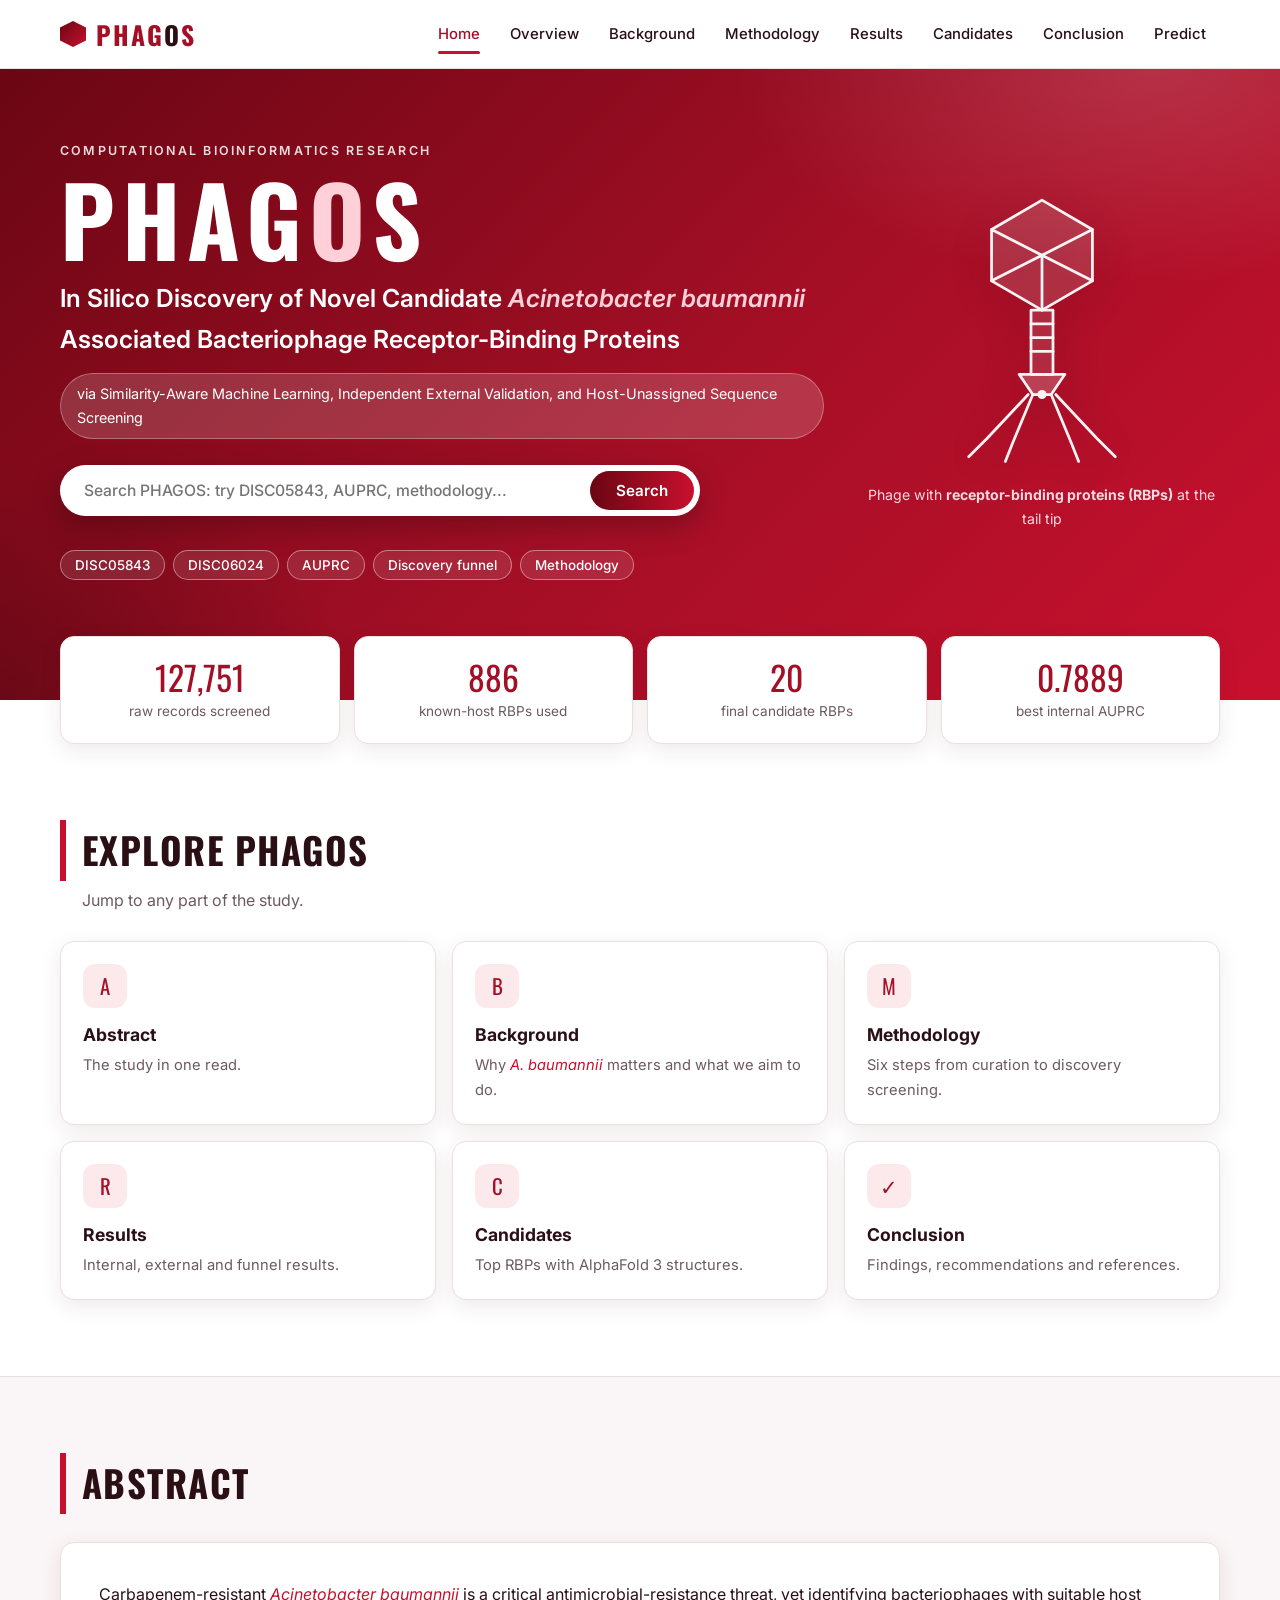
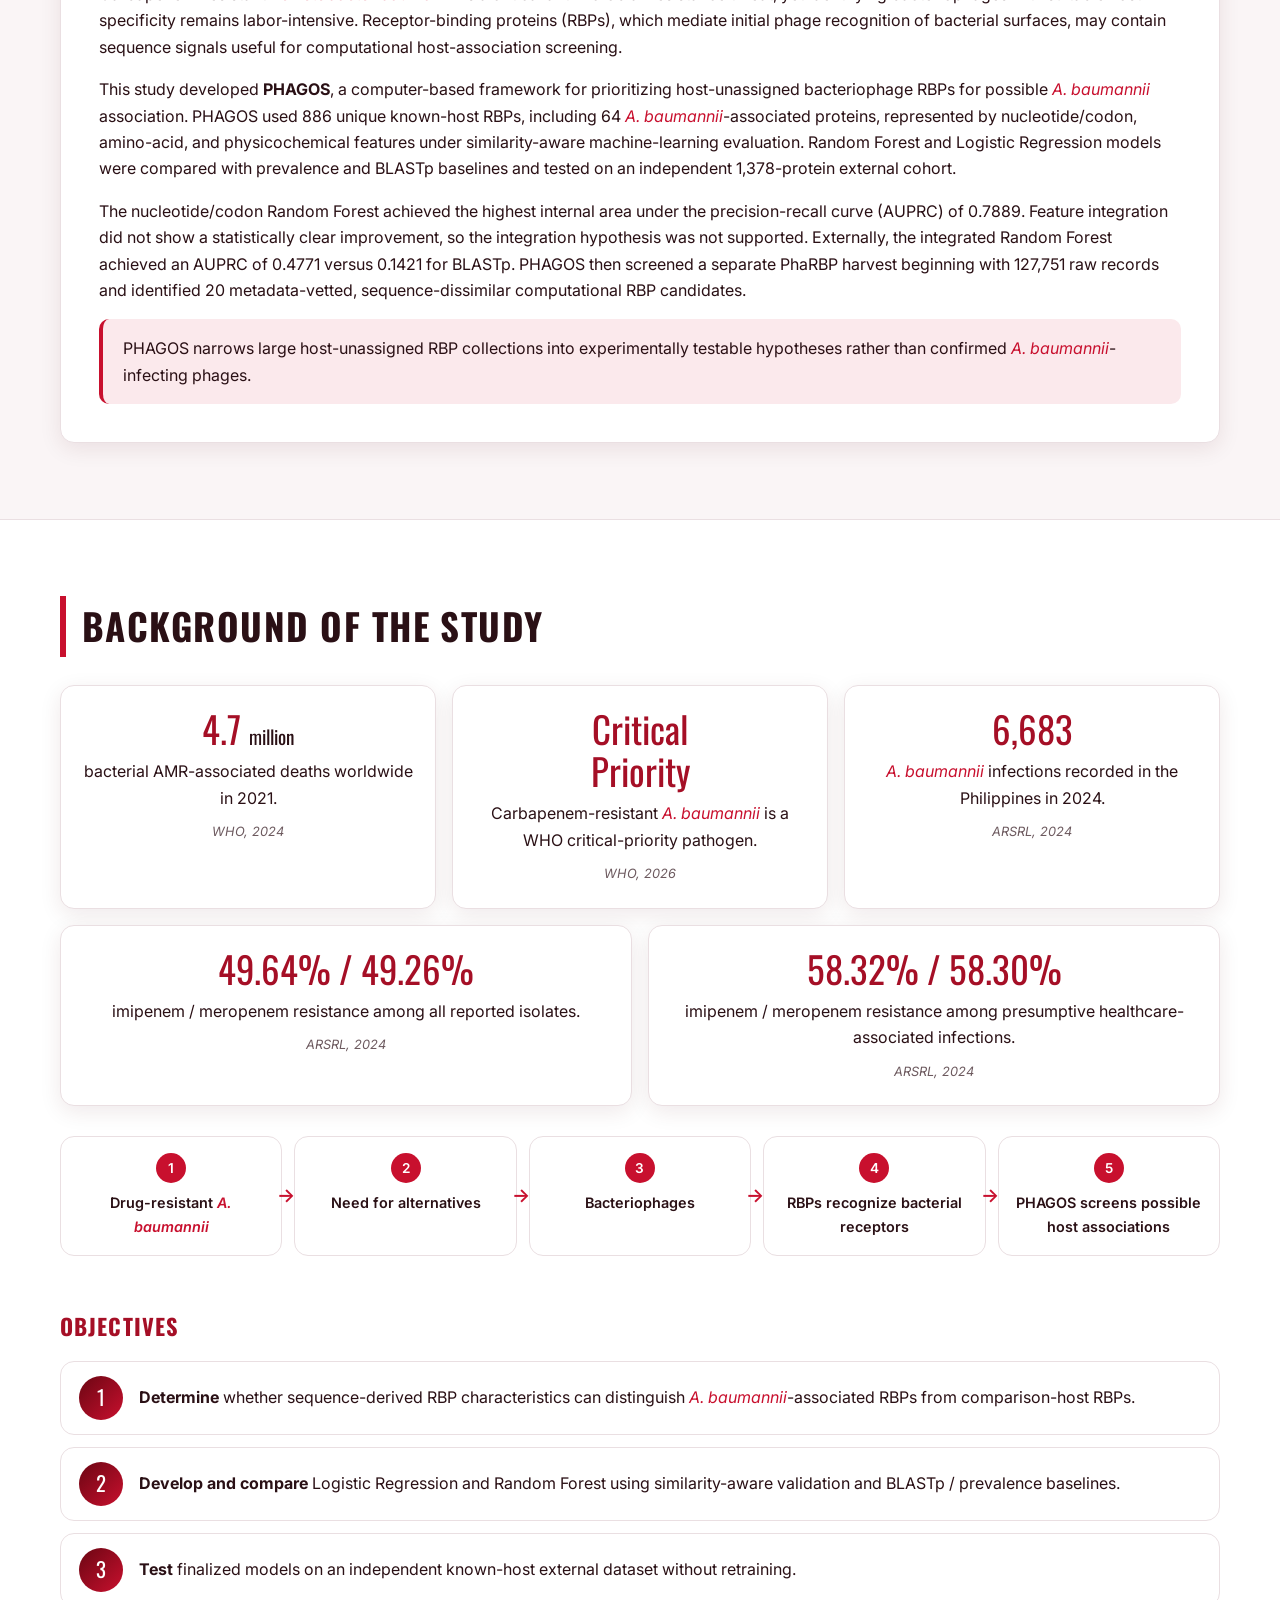
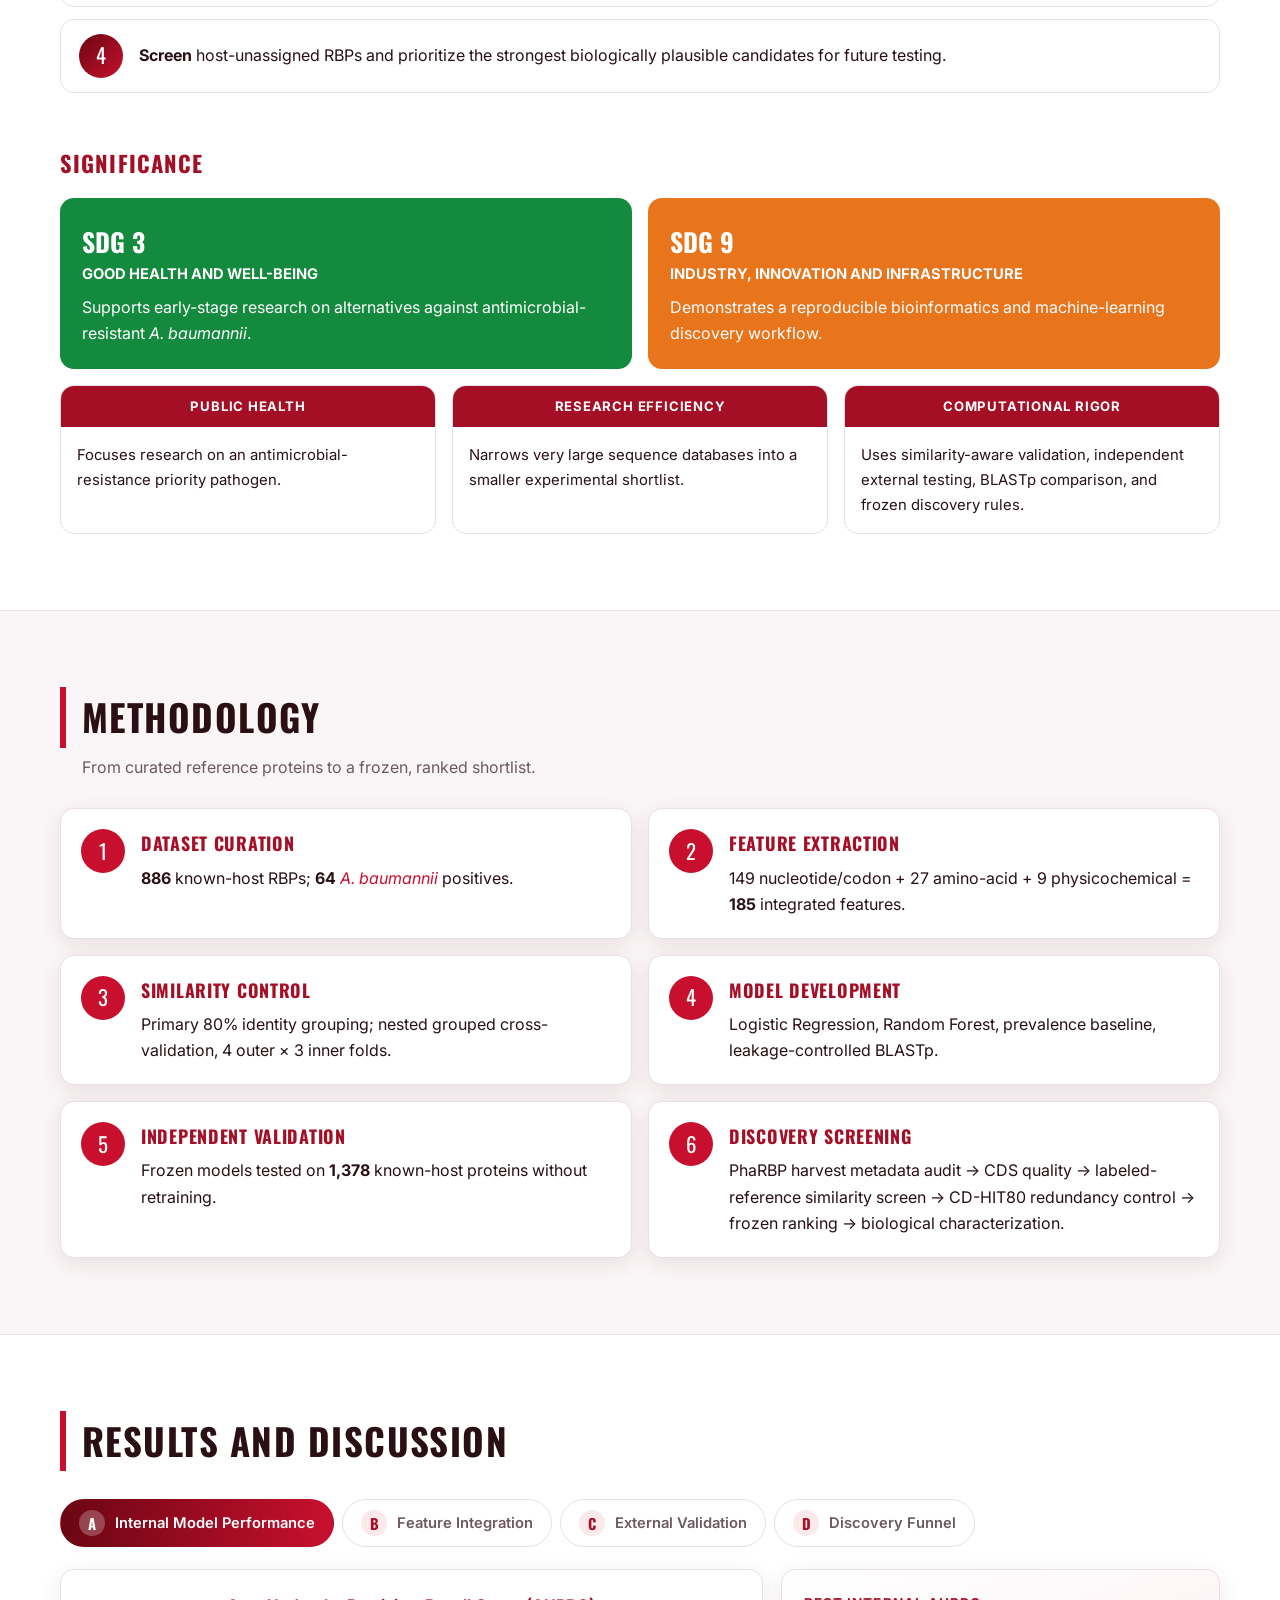
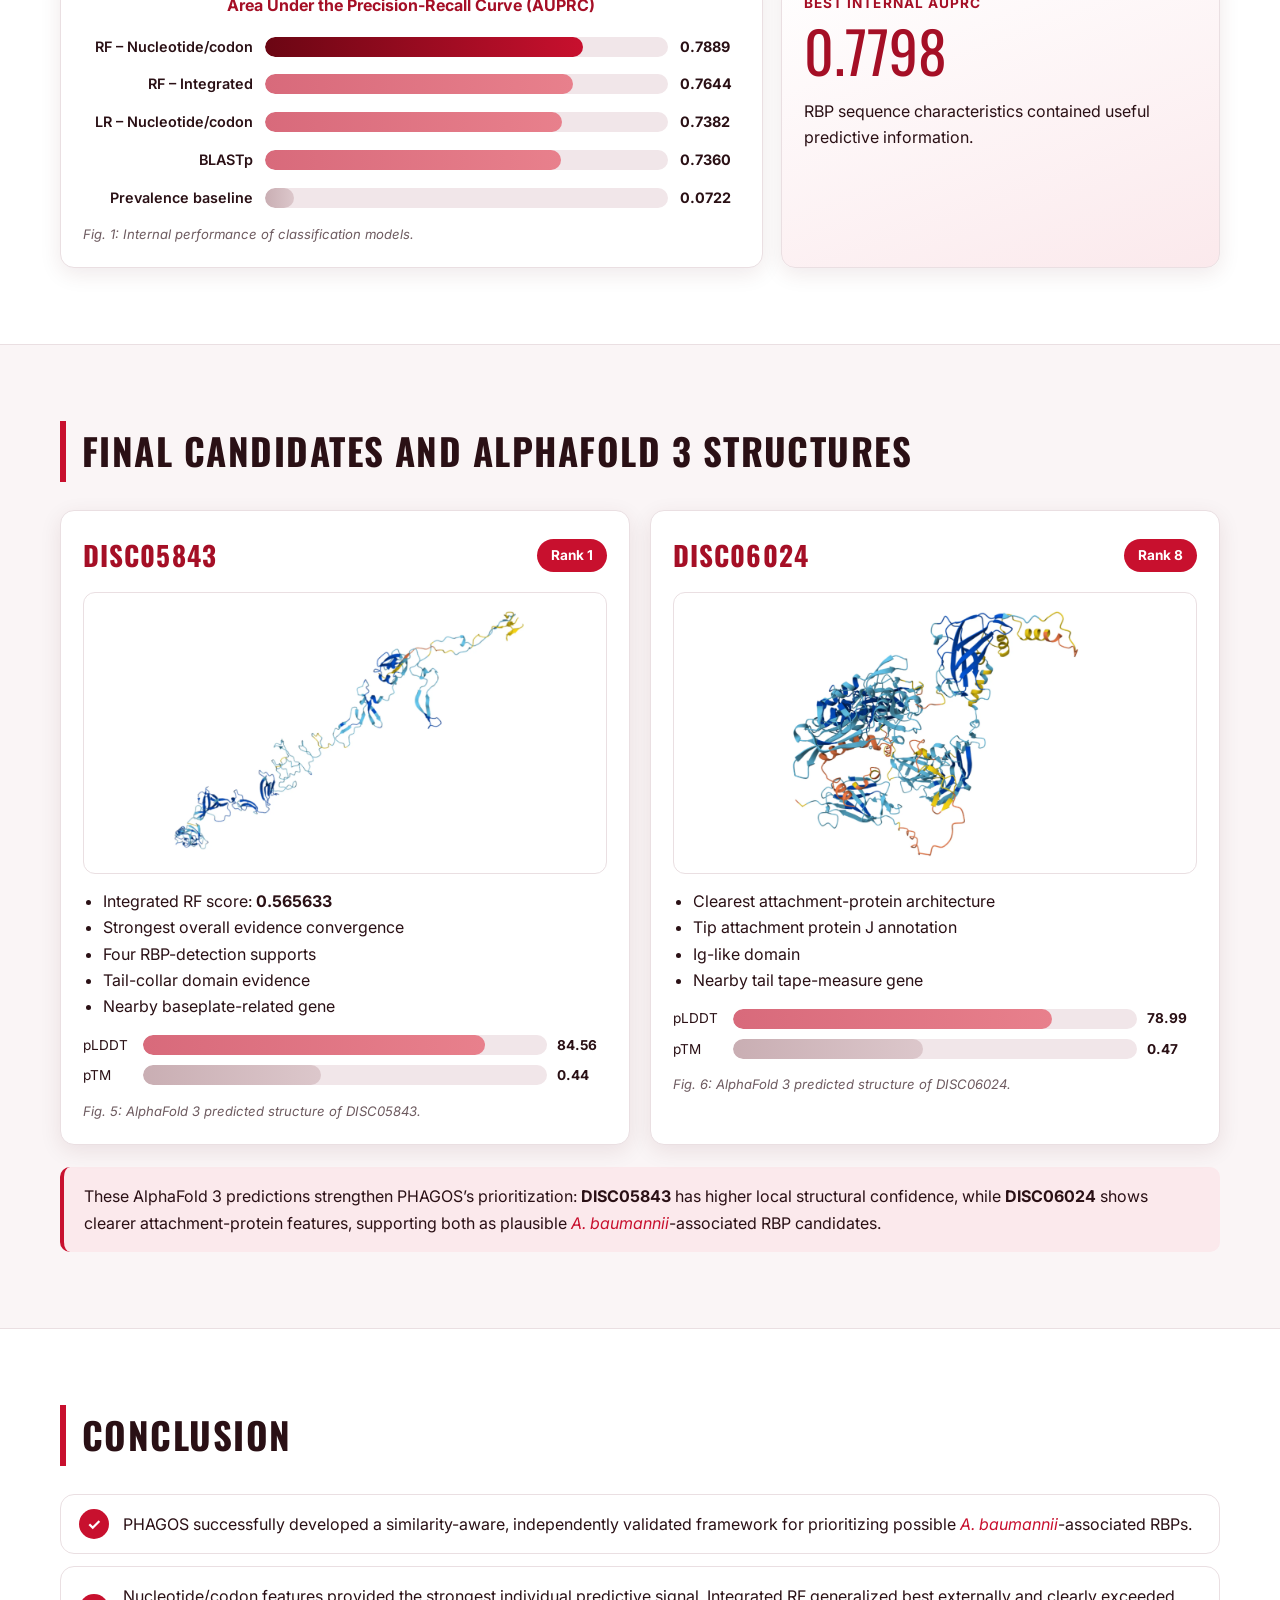
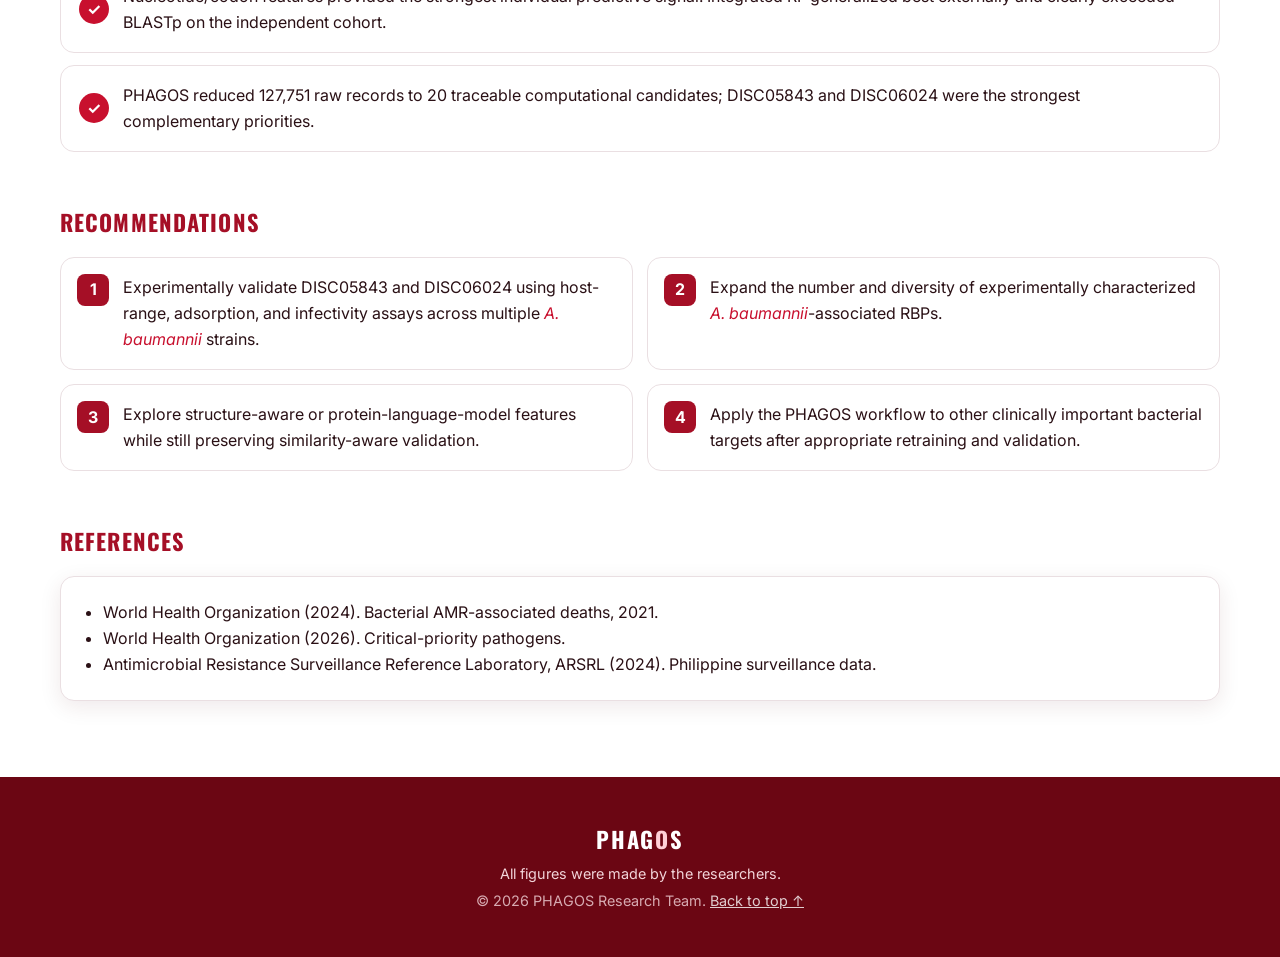
<file: index.html>
<!DOCTYPE html>
<html lang="en">
<head>
  <meta charset="UTF-8" />
  <meta name="viewport" content="width=device-width, initial-scale=1.0" />
  <title>PHAGOS | A. baumannii Bacteriophage RBP Discovery</title>
  <meta name="description" content="PHAGOS: a similarity-aware machine learning framework for prioritizing host-unassigned bacteriophage receptor-binding proteins for possible Acinetobacter baumannii association." />
  <link rel="preconnect" href="https://fonts.googleapis.com" />
  <link rel="preconnect" href="https://fonts.gstatic.com" crossorigin />
  <link href="https://fonts.googleapis.com/css2?family=Inter:wght@400;500;600;700&family=Oswald:wght@500;600;700&display=swap" rel="stylesheet" />
  <link rel="stylesheet" href="styles.css" />
</head>
<body>

  <header class="site-header">
    <nav class="nav container" aria-label="Main">
      <a class="brand" href="#top"><span class="brand-mark" aria-hidden="true"></span><span class="brand-text">PHAG<i>O</i>S</span></a>
      <button class="nav-toggle" aria-label="Toggle menu" aria-expanded="false" aria-controls="nav-links">
        <span></span><span></span><span></span>
      </button>

      <ul class="nav-links" id="nav-links">
        <li><a href="#top">Home</a></li>
        <li><a href="#overview">Overview</a></li>
        <li><a href="#background">Background</a></li>
        <li><a href="#methodology">Methodology</a></li>
        <li><a href="#results">Results</a></li>
        <li><a href="#candidates">Candidates</a></li>
        <li><a href="#conclusion">Conclusion</a></li>
        <li><a href="predict.html">Predict</a></li>
      </ul>

    </nav>
  </header>

  <main>
    <section class="hero" id="top">
      <div class="container hero-grid">
        <div class="hero-text">
          <p class="eyebrow">Computational Bioinformatics Research</p>
          <h1>PHAG<span>O</span>S</h1>
          <h2>In Silico Discovery of Novel Candidate <em>Acinetobacter baumannii</em> Associated Bacteriophage Receptor-Binding Proteins</h2>
          <p class="lead">via Similarity-Aware Machine Learning, Independent External Validation, and Host-Unassigned Sequence Screening</p>

          <form class="search" id="search-form" role="search" autocomplete="off">
            <input id="site-search" type="search" placeholder="Search PHAGOS: try DISC05843, AUPRC, methodology..." aria-label="Search PHAGOS" />
            <button type="submit">Search</button>
          </form>

          <p class="search-msg" id="search-msg" role="status"></p>

          <div class="chips" aria-label="Quick searches">
            <button type="button" class="chip" data-q="DISC05843">DISC05843</button>
            <button type="button" class="chip" data-q="DISC06024">DISC06024</button>
            <button type="button" class="chip" data-q="AUPRC">AUPRC</button>
            <button type="button" class="chip" data-q="funnel">Discovery funnel</button>
            <button type="button" class="chip" data-q="methodology">Methodology</button>
          </div>
        </div>

        <div class="hero-visual" aria-hidden="true">
          <svg viewBox="0 0 240 300" class="phage-svg" role="img">
            <g fill="none" stroke="currentColor" stroke-width="3" stroke-linecap="round" stroke-linejoin="round">
              <polygon points="120,10 175,42 175,98 120,130 65,98 65,42" fill="rgba(255,255,255,.14)" />
              <polyline points="65,42 120,70 175,42" />
              <polyline points="120,70 120,130" />
              <polyline points="65,98 120,70 175,98" />
              <rect x="108" y="130" width="24" height="70" fill="rgba(255,255,255,.12)" />
              <line x1="108" y1="145" x2="132" y2="145" />
              <line x1="108" y1="160" x2="132" y2="160" />
              <line x1="108" y1="175" x2="132" y2="175" />
              <polygon points="95,200 145,200 130,222 110,222" fill="rgba(255,255,255,.22)" />
              <path d="M105 222 L60 270 L40 290" />
              <path d="M110 222 L88 275 L80 295" />
              <path d="M130 222 L152 275 L160 295" />
              <path d="M135 222 L180 270 L200 290" />
            </g>
            <circle cx="120" cy="222" r="5" fill="#fff" class="pulse" />
          </svg>

          <p class="visual-tag">Phage with <strong>receptor-binding proteins (RBPs)</strong> at the tail tip</p>
        </div>
      </div>
    </section>

    <div class="container stats-band">
      <div class="stat"><span class="num" data-count="127751">0</span><span class="lbl">raw records screened</span></div>
      <div class="stat"><span class="num" data-count="886">0</span><span class="lbl">known-host RBPs used</span></div>
      <div class="stat"><span class="num" data-count="20">0</span><span class="lbl">final candidate RBPs</span></div>
      <div class="stat"><span class="num" data-count="0.7889" data-decimals="4">0</span><span class="lbl">best internal AUPRC</span></div>
    </div>

    <section id="overview" class="section">
      <div class="container">
        <div class="section-head reveal">
          <h2>Explore PHAGOS</h2>
          <p>Jump to any part of the study.</p>
        </div>

        <div class="modules">
          <a class="module reveal" href="#abstract"><span class="m-ico">A</span><h3>Abstract</h3><p>The study in one read.</p></a>
          <a class="module reveal" href="#background"><span class="m-ico">B</span><h3>Background</h3><p>Why <em>A. baumannii</em> matters and what we aim to do.</p></a>
          <a class="module reveal" href="#methodology"><span class="m-ico">M</span><h3>Methodology</h3><p>Six steps from curation to discovery screening.</p></a>
          <a class="module reveal" href="#results"><span class="m-ico">R</span><h3>Results</h3><p>Internal, external and funnel results.</p></a>
          <a class="module reveal" href="#candidates"><span class="m-ico">C</span><h3>Candidates</h3><p>Top RBPs with AlphaFold 3 structures.</p></a>
          <a class="module reveal" href="#conclusion"><span class="m-ico">&#10003;</span><h3>Conclusion</h3><p>Findings, recommendations and references.</p></a>
        </div>
      </div>
    </section>

    <section id="abstract" class="section tint">
      <div class="container">
        <div class="section-head reveal"><h2>Abstract</h2></div>

        <div class="card abstract-card reveal">
          <p>Carbapenem-resistant <em>Acinetobacter baumannii</em> is a critical antimicrobial-resistance threat, yet identifying bacteriophages with suitable host specificity remains labor-intensive. Receptor-binding proteins (RBPs), which mediate initial phage recognition of bacterial surfaces, may contain sequence signals useful for computational host-association screening.</p>

          <p>This study developed <strong>PHAGOS</strong>, a computer-based framework for prioritizing host-unassigned bacteriophage RBPs for possible <em>A. baumannii</em> association. PHAGOS used 886 unique known-host RBPs, including 64 <em>A. baumannii</em>-associated proteins, represented by nucleotide/codon, amino-acid, and physicochemical features under similarity-aware machine-learning evaluation. Random Forest and Logistic Regression models were compared with prevalence and BLASTp baselines and tested on an independent 1,378-protein external cohort.</p>

          <p>The nucleotide/codon Random Forest achieved the highest internal area under the precision-recall curve (AUPRC) of 0.7889. Feature integration did not show a statistically clear improvement, so the integration hypothesis was not supported. Externally, the integrated Random Forest achieved an AUPRC of 0.4771 versus 0.1421 for BLASTp. PHAGOS then screened a separate PhaRBP harvest beginning with 127,751 raw records and identified 20 metadata-vetted, sequence-dissimilar computational RBP candidates.</p>

          <p class="callout">PHAGOS narrows large host-unassigned RBP collections into experimentally testable hypotheses rather than confirmed <em>A. baumannii</em>-infecting phages.</p>
        </div>
      </div>
    </section>

    <section id="background" class="section">
      <div class="container">
        <div class="section-head reveal"><h2>Background of the Study</h2></div>

        <div class="card-grid">
          <article class="card stat-card reveal">
            <div class="big"><span data-count="4.7" data-decimals="1">0</span> <small>million</small></div>
            <p>bacterial AMR-associated deaths worldwide in 2021.</p>
            <cite>WHO, 2024</cite>
          </article>

          <article class="card stat-card reveal">
            <div class="big">Critical<br />Priority</div>
            <p>Carbapenem-resistant <em>A. baumannii</em> is a WHO critical-priority pathogen.</p>
            <cite>WHO, 2026</cite>
          </article>

          <article class="card stat-card reveal">
            <div class="big" data-count="6683">0</div>
            <p><em>A. baumannii</em> infections recorded in the Philippines in 2024.</p>
            <cite>ARSRL, 2024</cite>
          </article>

          <article class="card stat-card wide reveal">
            <div class="big">49.64% / 49.26%</div>
            <p>imipenem / meropenem resistance among all reported isolates.</p>
            <cite>ARSRL, 2024</cite>
          </article>

          <article class="card stat-card wide reveal">
            <div class="big">58.32% / 58.30%</div>
            <p>imipenem / meropenem resistance among presumptive healthcare-associated infections.</p>
            <cite>ARSRL, 2024</cite>
          </article>
        </div>

        <ol class="flow reveal" aria-label="Rationale flow">
          <li><span>1</span>Drug-resistant <em>A. baumannii</em></li>
          <li><span>2</span>Need for alternatives</li>
          <li><span>3</span>Bacteriophages</li>
          <li><span>4</span>RBPs recognize bacterial receptors</li>
          <li><span>5</span>PHAGOS screens possible host associations</li>
        </ol>

        <h3 class="sub-title reveal">Objectives</h3>

        <div class="obj-list">
          <div class="obj reveal"><span class="obj-num">1</span><p><strong>Determine</strong> whether sequence-derived RBP characteristics can distinguish <em>A. baumannii</em>-associated RBPs from comparison-host RBPs.</p></div>
          <div class="obj reveal"><span class="obj-num">2</span><p><strong>Develop and compare</strong> Logistic Regression and Random Forest using similarity-aware validation and BLASTp / prevalence baselines.</p></div>
          <div class="obj reveal"><span class="obj-num">3</span><p><strong>Test</strong> finalized models on an independent known-host external dataset without retraining.</p></div>
          <div class="obj reveal"><span class="obj-num">4</span><p><strong>Screen</strong> host-unassigned RBPs and prioritize the strongest biologically plausible candidates for future testing.</p></div>
        </div>

        <h3 class="sub-title reveal">Significance</h3>

        <div class="sdg-grid">
          <article class="sdg sdg3 reveal">
            <h4>SDG 3 <span>Good Health and Well-Being</span></h4>
            <p>Supports early-stage research on alternatives against antimicrobial-resistant <em>A. baumannii</em>.</p>
          </article>

          <article class="sdg sdg9 reveal">
            <h4>SDG 9 <span>Industry, Innovation and Infrastructure</span></h4>
            <p>Demonstrates a reproducible bioinformatics and machine-learning discovery workflow.</p>
          </article>
        </div>

        <div class="pillars">
          <div class="pillar reveal"><h5>Public Health</h5><p>Focuses research on an antimicrobial-resistance priority pathogen.</p></div>
          <div class="pillar reveal"><h5>Research Efficiency</h5><p>Narrows very large sequence databases into a smaller experimental shortlist.</p></div>
          <div class="pillar reveal"><h5>Computational Rigor</h5><p>Uses similarity-aware validation, independent external testing, BLASTp comparison, and frozen discovery rules.</p></div>
        </div>
      </div>
    </section>

    <section id="methodology" class="section tint">
      <div class="container">
        <div class="section-head reveal"><h2>Methodology</h2><p>From curated reference proteins to a frozen, ranked shortlist.</p></div>

        <ol class="steps">
          <li class="step reveal"><span class="step-num">1</span><div><h3>Dataset Curation</h3><p><strong>886</strong> known-host RBPs; <strong>64</strong> <em>A. baumannii</em> positives.</p></div></li>
          <li class="step reveal"><span class="step-num">2</span><div><h3>Feature Extraction</h3><p>149 nucleotide/codon + 27 amino-acid + 9 physicochemical = <strong>185</strong> integrated features.</p></div></li>
          <li class="step reveal"><span class="step-num">3</span><div><h3>Similarity Control</h3><p>Primary 80% identity grouping; nested grouped cross-validation, 4 outer &times; 3 inner folds.</p></div></li>
          <li class="step reveal"><span class="step-num">4</span><div><h3>Model Development</h3><p>Logistic Regression, Random Forest, prevalence baseline, leakage-controlled BLASTp.</p></div></li>
          <li class="step reveal"><span class="step-num">5</span><div><h3>Independent Validation</h3><p>Frozen models tested on <strong>1,378</strong> known-host proteins without retraining.</p></div></li>
          <li class="step reveal"><span class="step-num">6</span><div><h3>Discovery Screening</h3><p>PhaRBP harvest metadata audit &rarr; CDS quality &rarr; labeled-reference similarity screen &rarr; CD-HIT80 redundancy control &rarr; frozen ranking &rarr; biological characterization.</p></div></li>
        </ol>
      </div>
    </section>

    <section id="results" class="section">
      <div class="container">
        <div class="section-head reveal"><h2>Results and Discussion</h2></div>

        <div class="tabs reveal" role="tablist" aria-label="Results sections">
          <button class="tab active" role="tab" aria-selected="true" aria-controls="panel-a" id="tab-a"><b>A</b> Internal Model Performance</button>
          <button class="tab" role="tab" aria-selected="false" aria-controls="panel-b" id="tab-b"><b>B</b> Feature Integration</button>
          <button class="tab" role="tab" aria-selected="false" aria-controls="panel-c" id="tab-c"><b>C</b> External Validation</button>
          <button class="tab" role="tab" aria-selected="false" aria-controls="panel-d" id="tab-d"><b>D</b> Discovery Funnel</button>
        </div>

        <div class="panel active" id="panel-a" role="tabpanel" aria-labelledby="tab-a">
          <div class="panel-grid">
            <figure class="chart-card">
              <figcaption>Area Under the Precision-Recall Curve (AUPRC)</figcaption>

              <div class="hbars">
                <div class="hbar"><span class="hl">RF &ndash; Nucleotide/codon</span><div class="track"><div class="fill top" data-width="78.89"></div></div><span class="hv">0.7889</span></div>
                <div class="hbar"><span class="hl">RF &ndash; Integrated</span><div class="track"><div class="fill" data-width="76.44"></div></div><span class="hv">0.7644</span></div>
                <div class="hbar"><span class="hl">LR &ndash; Nucleotide/codon</span><div class="track"><div class="fill" data-width="73.82"></div></div><span class="hv">0.7382</span></div>
                <div class="hbar"><span class="hl">BLASTp</span><div class="track"><div class="fill" data-width="73.60"></div></div><span class="hv">0.7360</span></div>
                <div class="hbar"><span class="hl">Prevalence baseline</span><div class="track"><div class="fill muted" data-width="7.22"></div></div><span class="hv">0.0722</span></div>
              </div>

              <p class="fig-cap">Fig. 1: Internal performance of classification models.</p>
            </figure>

            <aside class="highlight">
              <p class="hl-label">Best Internal AUPRC</p>
              <p class="hl-big" data-count="0.7889" data-decimals="4">0</p>
              <p>RBP sequence characteristics contained useful predictive information.</p>
            </aside>
          </div>
        </div>

        <div class="panel" id="panel-b" role="tabpanel" aria-labelledby="tab-b" hidden>
          <div class="panel-grid">
            <figure class="chart-card">
              <figcaption>Primary Feature-Integration Effect</figcaption>

              <div class="axis-wrap">
                <div class="axis-ends"><span>Nucleotide/codon favored</span><span>Integrated favored</span></div>
                <div class="axis">
                  <div class="zero-line"></div>
                  <div class="marker" style="left:41.87%"><span>&Delta;AUPRC = &minus;0.0244</span></div>
                </div>
                <div class="ticks"><span>&minus;0.15</span><span>&minus;0.10</span><span>&minus;0.05</span><span>0.00</span><span>0.05</span><span>0.10</span><span>0.15</span></div>
                <p class="axis-title">&Delta;AUPRC = Integrated RF &minus; Nucleotide/codon RF</p>
              </div>

              <p class="note">Feature integration did not show a statistically clear improvement, so the integration hypothesis was not supported.</p>
              <p class="fig-cap">Fig. 2: Effect of feature integration on model performance.</p>
            </figure>

            <aside class="highlight">
              <p class="hl-label">Feature Ablation</p>
              <p>Removing nucleotide/codon features reduced AUPRC from <strong>0.7644</strong> to <strong>0.4073</strong>, showing the strongest feature-group contribution.</p>

              <div class="mini-bars">
                <div><span>With</span><div class="track"><div class="fill" data-width="76.44"></div></div><b>0.7644</b></div>
                <div><span>Without</span><div class="track"><div class="fill muted" data-width="40.73"></div></div><b>0.4073</b></div>
              </div>
            </aside>
          </div>
        </div>

        <div class="panel" id="panel-c" role="tabpanel" aria-labelledby="tab-c" hidden>
          <div class="panel-grid">
            <figure class="chart-card">
              <figcaption>External AUPRC</figcaption>

              <div class="legend"><span><i class="sw solid"></i>Complete external cohort</span><span><i class="sw hatch"></i>Strict sequence-dissimilar subset</span></div>

              <div class="vchart">
                <div class="vgroup"><div class="vbars">
                  <div class="vbar solid" data-height="95.4"><b>0.477</b></div>
                  <div class="vbar hatch" data-height="54.4"><b>0.272</b></div>
                </div><span>Integrated RF</span></div>

                <div class="vgroup"><div class="vbars">
                  <div class="vbar solid" data-height="88.4"><b>0.442</b></div>
                  <div class="vbar hatch" data-height="48"><b>0.240</b></div>
                </div><span>Nucleotide/Codon RF</span></div>

                <div class="vgroup"><div class="vbars">
                  <div class="vbar solid" data-height="28.4"><b>0.142</b></div>
                  <div class="vbar hatch" data-height="16.6"><b>0.083</b></div>
                </div><span>BLASTp</span></div>
              </div>

              <p class="fig-cap">Fig. 3: Independent external validation.</p>
            </figure>

            <aside class="highlight">
              <p class="hl-big small">0.4771 <em>vs</em> 0.1421</p>
              <p class="hl-label">Top-k Recovery (Integrated RF)</p>

              <div class="topk">
                <div><span>Top 5</span><b>5/5</b></div>
                <div><span>Top 10</span><b>9/10</b></div>
                <div><span>Top 20</span><b>13/20</b></div>
              </div>

              <p>Machine learning retained useful ranking performance on independent known-host proteins and showed a statistically clear advantage over BLASTp.</p>
            </aside>
          </div>
        </div>

        <div class="panel" id="panel-d" role="tabpanel" aria-labelledby="tab-d" hidden>
          <div class="panel-grid">
            <figure class="chart-card">
              <figcaption>Discovery Funnel for Prioritized RBP Candidates</figcaption>

              <div class="funnel">
                <div class="frow" style="--w:100%"><b>127,751</b><span>Raw PhaRBP rows</span></div>
                <div class="frow" style="--w:90%"><b>55,496</b><span>Unique proteins</span></div>
                <div class="frow" style="--w:80%"><b>21,528</b><span>PhaRBP host-unassigned proteins</span></div>
                <div class="frow" style="--w:71%"><b>18,233</b><span>Score-blind pre-prediction pool</span></div>
                <div class="frow" style="--w:63%"><b>2,398</b><span>NCBI Virus metadata-unassigned</span></div>
                <div class="frow" style="--w:56%"><b>2,397</b><span>CDS-QA eligible</span></div>
                <div class="frow" style="--w:50%"><b>2,264</b><span>Strict sequence-dissimilar proteins</span></div>
                <div class="frow" style="--w:44%"><b>2,157</b><span>CD-HIT80 redundancy groups</span></div>
                <div class="frow final" style="--w:38%"><b>20</b><span>Final metadata-vetted candidates</span></div>
              </div>

              <p class="fig-cap">Fig. 4: Discovery funnel for prioritized RBP candidates.</p>
            </figure>

            <aside class="highlight">
              <p class="hl-label">Discovery Integrity</p>
              <p class="pipeline-tag">Score-blind &rarr; Frozen &rarr; Ranked</p>

              <ol class="integrity">
                <li>Filters fixed before scores were viewed.</li>
                <li>Metadata, CDS-quality, similarity, and redundancy rules applied independently.</li>
                <li>One representative per CD-HIT80 group entered the main ranking.</li>
                <li>Frozen models were not retrained after discovery screening.</li>
              </ol>

              <p>PHAGOS reduced a database-scale pool of <strong>127,751</strong> records to <strong>20</strong> carefully screened candidate RBPs.</p>
            </aside>
          </div>
        </div>
      </div>
    </section>

    <section id="candidates" class="section tint">
      <div class="container">
        <div class="section-head reveal"><h2>Final Candidates and AlphaFold 3 Structures</h2></div>

        <div class="cand-grid">
          <article class="cand reveal" id="cand-DISC05843">
            <header><h3>DISC05843</h3><span class="rank">Rank 1</span></header>

            <div class="struct">
              <img src="assets/DISC05843.webp" alt="AlphaFold 3 predicted structure of DISC05843" onerror="this.parentElement.classList.add('empty')" />
              <p class="placeholder">Add your AlphaFold 3 image as <code>assets/DISC05843.webp</code></p>
            </div>

            <ul>
              <li>Integrated RF score: <strong>0.565633</strong></li>
              <li>Strongest overall evidence convergence</li>
              <li>Four RBP-detection supports</li>
              <li>Tail-collar domain evidence</li>
              <li>Nearby baseplate-related gene</li>
            </ul>

            <div class="conf"><span>pLDDT</span><div class="track"><div class="fill" data-width="84.56"></div></div><b>84.56</b></div>
            <div class="conf"><span>pTM</span><div class="track"><div class="fill muted" data-width="44"></div></div><b>0.44</b></div>

            <p class="fig-cap">Fig. 5: AlphaFold 3 predicted structure of DISC05843.</p>
          </article>

          <article class="cand reveal" id="cand-DISC06024">
            <header><h3>DISC06024</h3><span class="rank">Rank 8</span></header>

            <div class="struct">
              <img src="assets/DISC06024.webp" alt="AlphaFold 3 predicted structure of DISC06024" onerror="this.parentElement.classList.add('empty')" />
              <p class="placeholder">Add your AlphaFold 3 image as <code>assets/DISC06024.webp</code></p>
            </div>

            <ul>
              <li>Clearest attachment-protein architecture</li>
              <li>Tip attachment protein J annotation</li>
              <li>Ig-like domain</li>
              <li>Nearby tail tape-measure gene</li>
            </ul>

            <div class="conf"><span>pLDDT</span><div class="track"><div class="fill" data-width="78.99"></div></div><b>78.99</b></div>
            <div class="conf"><span>pTM</span><div class="track"><div class="fill muted" data-width="47"></div></div><b>0.47</b></div>

            <p class="fig-cap">Fig. 6: AlphaFold 3 predicted structure of DISC06024.</p>
          </article>
        </div>

        <p class="callout reveal">These AlphaFold 3 predictions strengthen PHAGOS&rsquo;s prioritization: <strong>DISC05843</strong> has higher local structural confidence, while <strong>DISC06024</strong> shows clearer attachment-protein features, supporting both as plausible <em>A. baumannii</em>-associated RBP candidates.</p>
      </div>
    </section>

    <section id="conclusion" class="section">
      <div class="container">
        <div class="section-head reveal"><h2>Conclusion</h2></div>

        <ul class="checks">
          <li class="reveal">PHAGOS successfully developed a similarity-aware, independently validated framework for prioritizing possible <em>A. baumannii</em>-associated RBPs.</li>
          <li class="reveal">Nucleotide/codon features provided the strongest individual predictive signal. Integrated RF generalized best externally and clearly exceeded BLASTp on the independent cohort.</li>
          <li class="reveal">PHAGOS reduced 127,751 raw records to 20 traceable computational candidates; DISC05843 and DISC06024 were the strongest complementary priorities.</li>
        </ul>

        <h3 class="sub-title reveal">Recommendations</h3>

        <div class="reco-grid">
          <div class="reco reveal"><span>1</span><p>Experimentally validate DISC05843 and DISC06024 using host-range, adsorption, and infectivity assays across multiple <em>A. baumannii</em> strains.</p></div>
          <div class="reco reveal"><span>2</span><p>Expand the number and diversity of experimentally characterized <em>A. baumannii</em>-associated RBPs.</p></div>
          <div class="reco reveal"><span>3</span><p>Explore structure-aware or protein-language-model features while still preserving similarity-aware validation.</p></div>
          <div class="reco reveal"><span>4</span><p>Apply the PHAGOS workflow to other clinically important bacterial targets after appropriate retraining and validation.</p></div>
        </div>

        <h3 class="sub-title reveal">References</h3>

        <div class="card refs reveal">
          <ul>
            <li>World Health Organization (2024). Bacterial AMR-associated deaths, 2021.</li>
            <li>World Health Organization (2026). Critical-priority pathogens.</li>
            <li>Antimicrobial Resistance Surveillance Reference Laboratory, ARSRL (2024). Philippine surveillance data.</li>
          </ul>
        </div>
      </div>
    </section>
  </main>

  <footer class="site-footer">
    <div class="container">
      <p class="foot-brand">PHAG<span>O</span>S</p>
      <p>All figures were made by the researchers.</p>
      <p class="muted-text">&copy; <span id="year"></span> PHAGOS Research Team. <a href="#top">Back to top &uarr;</a></p>
    </div>
  </footer>

  <script src="script.js"></script>
</body>
</html>
</file>
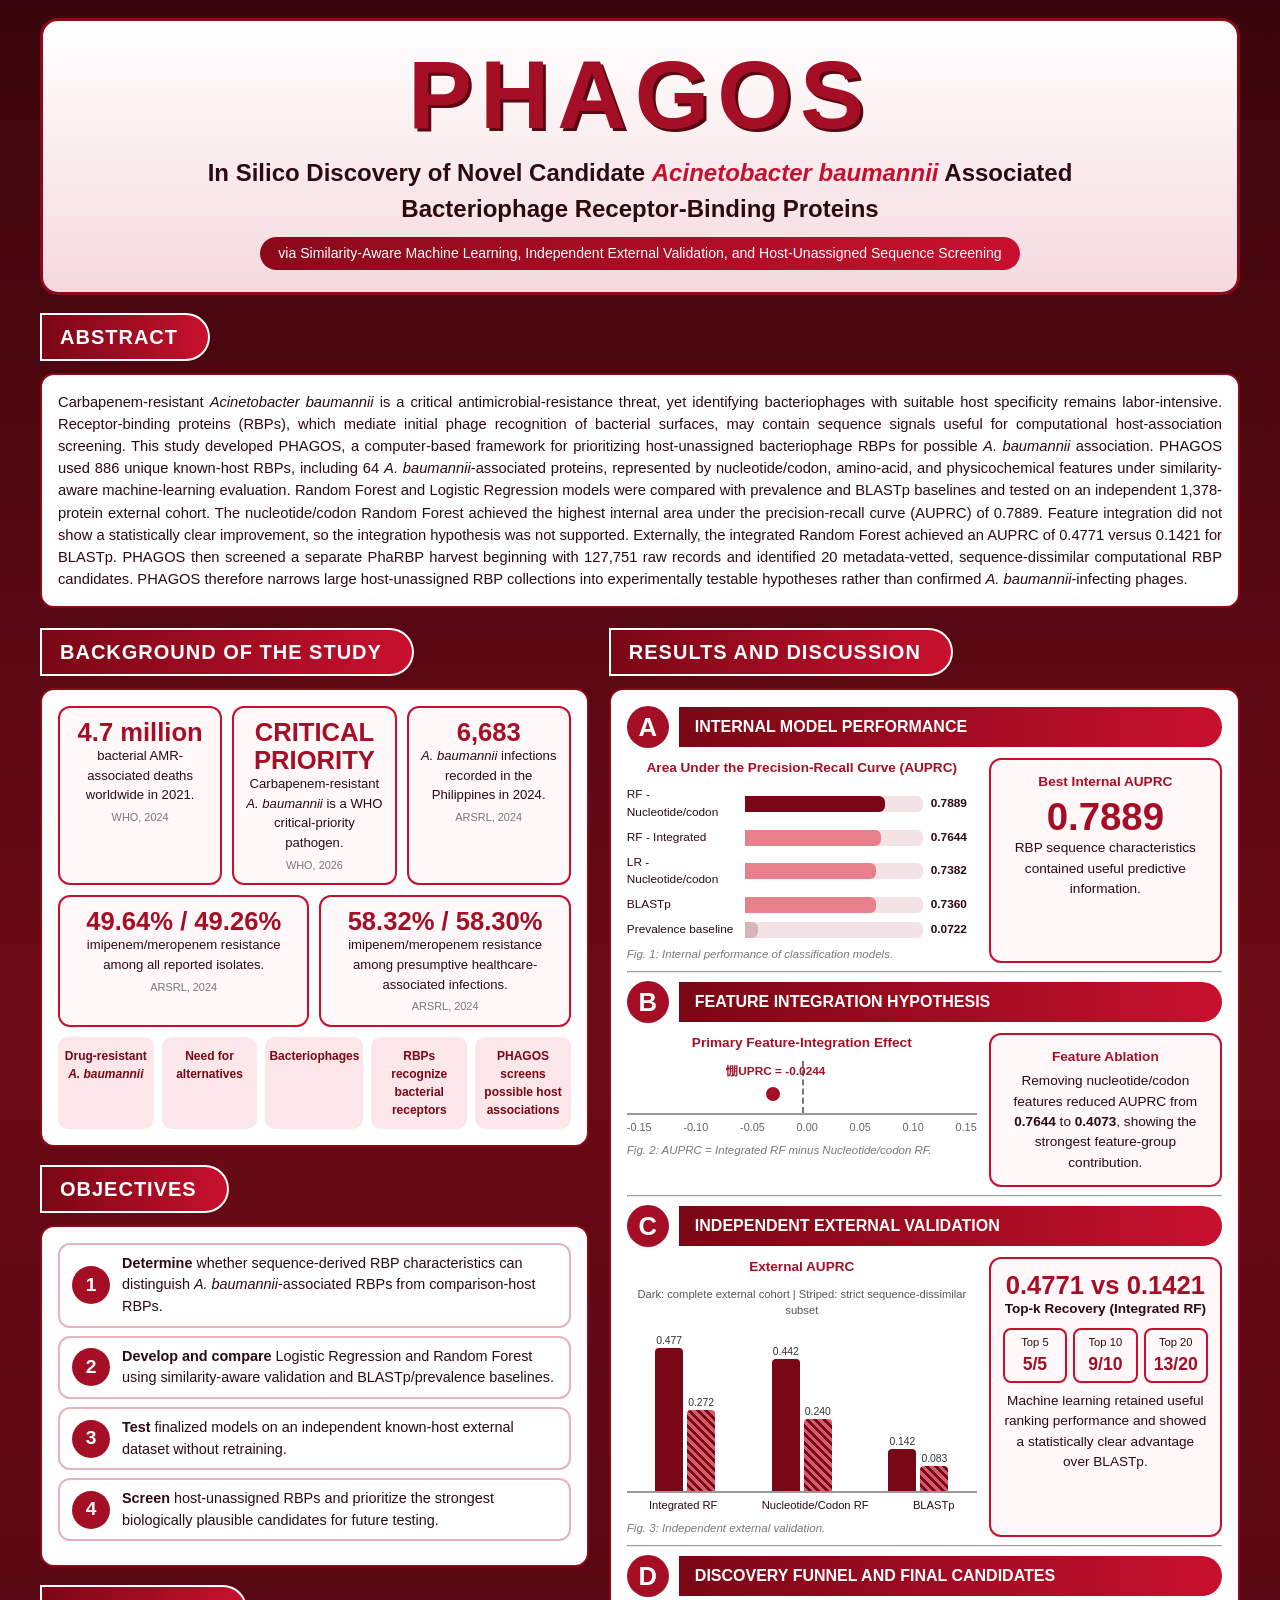
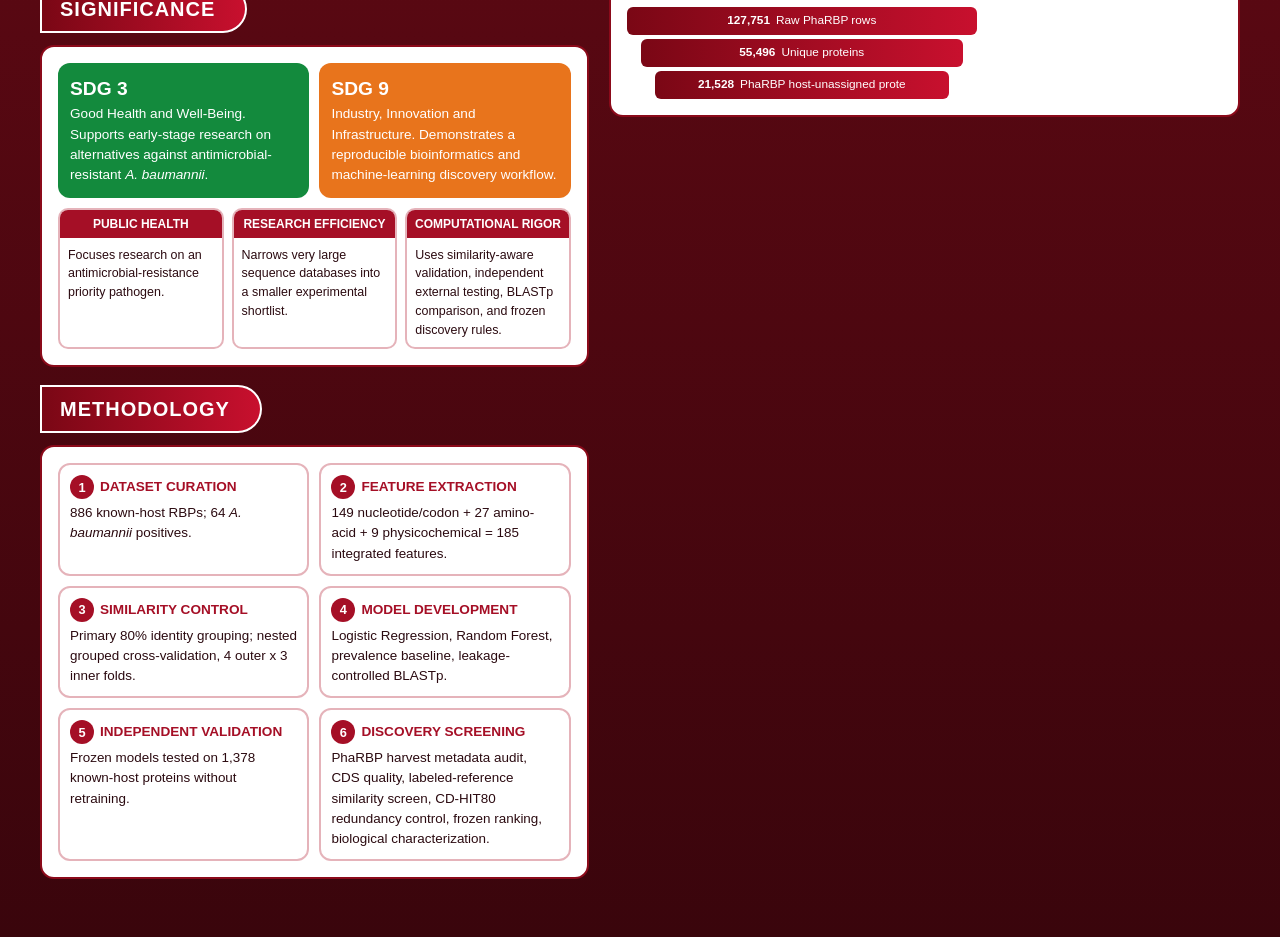
<file: index.html.html>
<!DOCTYPE html>
<html lang="en">
<head>
  <meta charset="UTF-8" />
  <meta name="viewport" content="width=device-width, initial-scale=1.0" />
  <title>PHAGOS</title>
  <style>
    * { box-sizing: border-box; }
    body {
      margin: 0;
      font-family: Arial, Helvetica, sans-serif;
      color: #2b0a10;
      background: linear-gradient(180deg, #3a050c 0%, #6b0a16 40%, #3a050c 100%);
      line-height: 1.5;
    }
    em, i { font-style: italic; }
    .wrap { width: min(1200px, 96%); margin: 0 auto; padding: 18px 0 40px; }

    .banner {
      background: linear-gradient(180deg, #ffffff, #f4d9dd);
      border-radius: 18px;
      padding: 26px 20px 22px;
      text-align: center;
      border: 3px solid #8b0a1a;
      margin-bottom: 18px;
    }
    .banner h1 {
      margin: 0;
      font-size: clamp(3rem, 10vw, 6rem);
      letter-spacing: 8px;
      line-height: 1;
      color: #a50f26;
      text-shadow: 3px 3px 0 #5b0711;
    }
    .banner h2 { margin: 12px auto 10px; font-size: clamp(1rem, 2.4vw, 1.5rem); max-width: 900px; color: #2b0a10; }
    .banner h2 i { color: #c8102e; }
    .pill {
      display: inline-block;
      background: linear-gradient(90deg, #8b0a1a, #c8102e);
      color: #fff;
      padding: 6px 18px;
      border-radius: 999px;
      font-size: .88rem;
    }

    .head {
      display: inline-block;
      background: linear-gradient(90deg, #7a0715, #c8102e);
      color: #fff;
      font-weight: bold;
      font-size: 1.25rem;
      letter-spacing: 1px;
      text-transform: uppercase;
      padding: 7px 30px 7px 18px;
      border: 2px solid #fff;
      border-radius: 10px 999px 999px 10px;
      margin: 0 0 12px;
    }
    .box {
      background: #fff;
      border: 2px solid #8b0a1a;
      border-radius: 14px;
      padding: 16px;
      margin-bottom: 18px;
    }
    .box p { margin: 0 0 10px; }
    .box p:last-child { margin-bottom: 0; }
    .box.abstract { font-size: .92rem; text-align: justify; margin-bottom: 20px; }

    .layout { display: grid; grid-template-columns: 1fr 1.15fr; gap: 20px; align-items: start; }

    .stats { display: grid; grid-template-columns: repeat(3, 1fr); gap: 10px; margin-bottom: 10px; }
    .stats.two { grid-template-columns: repeat(2, 1fr); }
    .stat { border: 2px solid #c8102e; border-radius: 12px; padding: 10px; text-align: center; font-size: .82rem; background: #fff7f8; }
    .stat b { display: block; font-size: 1.6rem; color: #a50f26; line-height: 1.1; }
    .stat small { color: #777; display: block; margin-top: 4px; }

    .flow { display: grid; grid-template-columns: repeat(5, 1fr); gap: 8px; font-size: .75rem; text-align: center; font-weight: bold; color: #7a0715; }
    .flow div { background: #fbe6e9; border-radius: 10px; padding: 10px 4px; }

    .obj { display: flex; gap: 12px; align-items: center; border: 2px solid #e5b3ba; border-radius: 12px; padding: 8px 12px; margin-bottom: 8px; font-size: .9rem; }
    .obj span {
      flex: 0 0 38px; height: 38px; border-radius: 50%; background: #a50f26; color: #fff;
      display: grid; place-items: center; font-weight: bold; font-size: 1.2rem;
    }

    .sdg { display: grid; grid-template-columns: 1fr 1fr; gap: 10px; margin-bottom: 10px; }
    .sdg div { border-radius: 12px; padding: 12px; color: #fff; font-size: .85rem; }
    .sdg b { display: block; font-size: 1.2rem; }
    .g { background: #138a3d; }
    .o { background: #e8741c; }
    .pillars { display: grid; grid-template-columns: repeat(3, 1fr); gap: 8px; font-size: .78rem; }
    .pillars div { border: 2px solid #e5b3ba; border-radius: 10px; overflow: hidden; }
    .pillars h4 { margin: 0; background: #a50f26; color: #fff; text-align: center; padding: 5px; font-size: .75rem; text-transform: uppercase; }
    .pillars p { padding: 8px; }

    .steps { display: grid; grid-template-columns: 1fr 1fr; gap: 10px; }
    .step { border: 2px solid #e5b3ba; border-radius: 12px; padding: 10px; font-size: .84rem; }
    .step h4 { margin: 0 0 4px; color: #a50f26; text-transform: uppercase; font-size: .85rem; }
    .step span { display: inline-grid; place-items: center; width: 24px; height: 24px; background: #a50f26; color: #fff; border-radius: 50%; margin-right: 6px; font-size: .8rem; }

    .sub { display: flex; align-items: center; gap: 10px; margin: 0 0 10px; }
    .sub b {
      width: 42px; height: 42px; border-radius: 50%; background: #a50f26; color: #fff;
      display: grid; place-items: center; font-size: 1.6rem;
    }
    .sub h3 {
      flex: 1; margin: 0; background: linear-gradient(90deg, #7a0715, #c8102e); color: #fff;
      padding: 8px 16px; border-radius: 0 999px 999px 0; font-size: 1rem; text-transform: uppercase;
    }
    .two-col { display: grid; grid-template-columns: 1.5fr 1fr; gap: 12px; }
    .cap { font-size: .72rem; color: #777; font-style: italic; margin-top: 6px; }
    .ttl { text-align: center; font-weight: bold; color: #a50f26; font-size: .85rem; margin-bottom: 8px; }
    .hi { border: 2px solid #c8102e; border-radius: 12px; padding: 12px; text-align: center; font-size: .85rem; background: #fff7f8; }
    .hi big { display: block; font-size: 2.4rem; font-weight: bold; color: #a50f26; line-height: 1.1; }
    .hi h4 { margin: 0 0 4px; color: #a50f26; }

    .bar { display: grid; grid-template-columns: 110px 1fr 46px; gap: 8px; align-items: center; font-size: .74rem; margin-bottom: 7px; }
    .bar i { display: block; height: 16px; background: #e8808c; border-radius: 0 6px 6px 0; }
    .bar i.d { background: #7a0715; }
    .bar i.l { background: #d7b5ba; }
    .bar .t { background: #f3e3e5; border-radius: 0 6px 6px 0; }
    .bar b { color: #2b0a10; }

    .axis { position: relative; height: 54px; border-bottom: 2px solid #999; margin-top: 6px; }
    .axis .z { position: absolute; left: 50%; top: 0; bottom: 0; border-left: 2px dashed #777; }
    .axis .m { position: absolute; left: 41.87%; top: 26px; width: 14px; height: 14px; margin-left: -7px; border-radius: 50%; background: #a50f26; }
    .axis .m::before {
      content: "\0394AUPRC = -0.0244"; position: absolute; bottom: 20px; left: -40px; white-space: nowrap;
      font-size: .74rem; font-weight: bold; color: #a50f26;
    }
    .ticks { display: flex; justify-content: space-between; font-size: .68rem; color: #666; margin-top: 4px; }

    .cols { display: flex; align-items: flex-end; justify-content: space-around; height: 170px; border-bottom: 2px solid #999; padding-top: 18px; }
    .grp { display: flex; align-items: flex-end; gap: 4px; height: 100%; }
    .grp div { width: 28px; position: relative; background: #7a0715; border-radius: 4px 4px 0 0; }
    .grp div.h { background: repeating-linear-gradient(45deg, #d45a6c, #d45a6c 3px, #7a0715 3px, #7a0715 6px); }
    .grp div u { position: absolute; top: -15px; left: 50%; transform: translateX(-50%); font-size: .65rem; text-decoration: none; color: #333; }
    .labels { display: flex; justify-content: space-around; font-size: .7rem; margin-top: 4px; text-align: center; }
    .legend { font-size: .7rem; text-align: center; margin-bottom: 4px; color: #555; }
    .topk { display: grid; grid-template-columns: repeat(3, 1fr); gap: 6px; margin: 8px 0; }
    .topk div { border: 2px solid #c8102e; border-radius: 8px; padding: 4px; font-size: .7rem; }
    .topk b { display: block; font-size: 1.1rem; color: #a50f26; }

    .funnel { display: flex; flex-direction: column; align-items: center; gap: 4px; }
    .funnel div {
      background: linear-gradient(90deg, #7a0715, #c8102e); color: #fff; border-radius: 6px;
      padding: 5px 8px; font-size: .74rem; text-align: center; min-width: 190px;
    }
    .funnel div b { margin-right: 6px; }
    .funnel div.f { background: #3a050c; outline: 2px solid #ff4d68; }
    .integrity { font-size: .78rem; text-align: left; padding-left: 18px; margin: 6px 0; }
    .tag { display: inline-block; background: #fbe6e9; border: 1px solid #c8102e; border-radius: 999px; padding: 3px 10px; font-size: .72rem; font-weight: bold; color: #7a0715; }

    .cands { display: grid; grid-template-columns: 1fr 1fr; gap: 10px; }
    .cand { border: 2px solid #c8102e; border-radius: 12px; padding: 10px; font-size: .78rem; }
    .cand h4 { margin: 0 0 6px; color: #a50f26; font-size: 1rem; display: flex; justify-content: space-between; }
    .cand h4 span { background: #a50f26; color: #fff; border-radius: 999px; padding: 1px 10px; font-size: .75rem; }
    .cand .img { background: #f4f4f4; border: 2px dashed #bbb; border-radius: 8px; height: 110px; display: grid; place-items: center; color: #888; font-size: .72rem; text-align: center; margin-bottom: 6px; }
    .cand ul { margin: 0; padding-left: 16px; }
    .note { background: #fbe6e9; border-left: 4px solid #c8102e; padding: 8px 12px; border-radius: 8px; font-size: .82rem; margin-top: 10px; }

    .check { display: flex; gap: 10px; align-items: flex-start; border: 2px solid #e5b3ba; border-radius: 12px; padding: 8px 12px; margin-bottom: 8px; font-size: .86rem; }
    .check span { flex: 0 0 26px; height: 26px; background: #a50f26; color: #fff; border-radius: 50%; display: grid; place-items: center; font-weight: bold; }
    .bottom { display: grid; grid-template-columns: 1.6fr 1fr; gap: 20px; }
    .reco { font-size: .85rem; padding-left: 18px; margin: 0; }
    .reco li { margin-bottom: 6px; }
    .refs { font-size: .78rem; }
    .qr { width: 90px; height: 90px; border: 2px dashed #999; display: grid; place-items: center; font-size: .65rem; color: #888; margin-top: 8px; }
    footer { text-align: center; color: #f0c8ce; font-size: .8rem; margin-top: 10px; }

    @media (max-width: 900px) {
      .layout, .bottom, .two-col, .cands, .steps, .sdg { grid-template-columns: 1fr; }
      .stats, .pillars { grid-template-columns: 1fr 1fr; }
      .flow { grid-template-columns: 1fr; }
      .bar { grid-template-columns: 1fr 46px; }
      .bar span { grid-column: 1 / -1; }
    }
  </style>
</head>
<body>
  <div class="wrap">

    <header class="banner">
      <h1>PHAGOS</h1>
      <h2>In Silico Discovery of Novel Candidate <i>Acinetobacter baumannii</i> Associated Bacteriophage Receptor-Binding Proteins</h2>
      <span class="pill">via Similarity-Aware Machine Learning, Independent External Validation, and Host-Unassigned Sequence Screening</span>
    </header>

    <div class="head">Abstract</div>
    <div class="box abstract">
      Carbapenem-resistant <i>Acinetobacter baumannii</i> is a critical antimicrobial-resistance threat, yet identifying bacteriophages with suitable host specificity remains labor-intensive. Receptor-binding proteins (RBPs), which mediate initial phage recognition of bacterial surfaces, may contain sequence signals useful for computational host-association screening. This study developed PHAGOS, a computer-based framework for prioritizing host-unassigned bacteriophage RBPs for possible <i>A. baumannii</i> association. PHAGOS used 886 unique known-host RBPs, including 64 <i>A. baumannii</i>-associated proteins, represented by nucleotide/codon, amino-acid, and physicochemical features under similarity-aware machine-learning evaluation. Random Forest and Logistic Regression models were compared with prevalence and BLASTp baselines and tested on an independent 1,378-protein external cohort. The nucleotide/codon Random Forest achieved the highest internal area under the precision-recall curve (AUPRC) of 0.7889. Feature integration did not show a statistically clear improvement, so the integration hypothesis was not supported. Externally, the integrated Random Forest achieved an AUPRC of 0.4771 versus 0.1421 for BLASTp. PHAGOS then screened a separate PhaRBP harvest beginning with 127,751 raw records and identified 20 metadata-vetted, sequence-dissimilar computational RBP candidates. PHAGOS therefore narrows large host-unassigned RBP collections into experimentally testable hypotheses rather than confirmed <i>A. baumannii</i>-infecting phages.
    </div>

    <div class="layout">

      <div>
        <div class="head">Background of the Study</div>
        <div class="box">
          <div class="stats">
            <div class="stat"><b>4.7 million</b>bacterial AMR-associated deaths worldwide in 2021.<small>WHO, 2024</small></div>
            <div class="stat"><b>CRITICAL PRIORITY</b>Carbapenem-resistant <i>A. baumannii</i> is a WHO critical-priority pathogen.<small>WHO, 2026</small></div>
            <div class="stat"><b>6,683</b><i>A. baumannii</i> infections recorded in the Philippines in 2024.<small>ARSRL, 2024</small></div>
          </div>
          <div class="stats two">
            <div class="stat"><b>49.64% / 49.26%</b>imipenem/meropenem resistance among all reported isolates.<small>ARSRL, 2024</small></div>
            <div class="stat"><b>58.32% / 58.30%</b>imipenem/meropenem resistance among presumptive healthcare-associated infections.<small>ARSRL, 2024</small></div>
          </div>
          <div class="flow">
            <div>Drug-resistant <i>A. baumannii</i></div>
            <div>Need for alternatives</div>
            <div>Bacteriophages</div>
            <div>RBPs recognize bacterial receptors</div>
            <div>PHAGOS screens possible host associations</div>
          </div>
        </div>

        <div class="head">Objectives</div>
        <div class="box">
          <div class="obj"><span>1</span><div><b>Determine</b> whether sequence-derived RBP characteristics can distinguish <i>A. baumannii</i>-associated RBPs from comparison-host RBPs.</div></div>
          <div class="obj"><span>2</span><div><b>Develop and compare</b> Logistic Regression and Random Forest using similarity-aware validation and BLASTp/prevalence baselines.</div></div>
          <div class="obj"><span>3</span><div><b>Test</b> finalized models on an independent known-host external dataset without retraining.</div></div>
          <div class="obj"><span>4</span><div><b>Screen</b> host-unassigned RBPs and prioritize the strongest biologically plausible candidates for future testing.</div></div>
        </div>

        <div class="head">Significance</div>
        <div class="box">
          <div class="sdg">
            <div class="g"><b>SDG 3</b>Good Health and Well-Being. Supports early-stage research on alternatives against antimicrobial-resistant <i>A. baumannii</i>.</div>
            <div class="o"><b>SDG 9</b>Industry, Innovation and Infrastructure. Demonstrates a reproducible bioinformatics and machine-learning discovery workflow.</div>
          </div>
          <div class="pillars">
            <div><h4>Public Health</h4><p>Focuses research on an antimicrobial-resistance priority pathogen.</p></div>
            <div><h4>Research Efficiency</h4><p>Narrows very large sequence databases into a smaller experimental shortlist.</p></div>
            <div><h4>Computational Rigor</h4><p>Uses similarity-aware validation, independent external testing, BLASTp comparison, and frozen discovery rules.</p></div>
          </div>
        </div>

        <div class="head">Methodology</div>
        <div class="box">
          <div class="steps">
            <div class="step"><h4><span>1</span>Dataset Curation</h4>886 known-host RBPs; 64 <i>A. baumannii</i> positives.</div>
            <div class="step"><h4><span>2</span>Feature Extraction</h4>149 nucleotide/codon + 27 amino-acid + 9 physicochemical = 185 integrated features.</div>
            <div class="step"><h4><span>3</span>Similarity Control</h4>Primary 80% identity grouping; nested grouped cross-validation, 4 outer x 3 inner folds.</div>
            <div class="step"><h4><span>4</span>Model Development</h4>Logistic Regression, Random Forest, prevalence baseline, leakage-controlled BLASTp.</div>
            <div class="step"><h4><span>5</span>Independent Validation</h4>Frozen models tested on 1,378 known-host proteins without retraining.</div>
            <div class="step"><h4><span>6</span>Discovery Screening</h4>PhaRBP harvest metadata audit, CDS quality, labeled-reference similarity screen, CD-HIT80 redundancy control, frozen ranking, biological characterization.</div>
          </div>
        </div>
      </div>

      <div>
        <div class="head">Results and Discussion</div>
        <div class="box">

          <div class="sub"><b>A</b><h3>Internal Model Performance</h3></div>
          <div class="two-col">
            <div>
              <div class="ttl">Area Under the Precision-Recall Curve (AUPRC)</div>
              <div class="bar"><span>RF - Nucleotide/codon</span><div class="t"><i class="d" style="width:78.89%"></i></div><b>0.7889</b></div>
              <div class="bar"><span>RF - Integrated</span><div class="t"><i style="width:76.44%"></i></div><b>0.7644</b></div>
              <div class="bar"><span>LR - Nucleotide/codon</span><div class="t"><i style="width:73.82%"></i></div><b>0.7382</b></div>
              <div class="bar"><span>BLASTp</span><div class="t"><i style="width:73.6%"></i></div><b>0.7360</b></div>
              <div class="bar"><span>Prevalence baseline</span><div class="t"><i class="l" style="width:7.22%"></i></div><b>0.0722</b></div>
              <div class="cap">Fig. 1: Internal performance of classification models.</div>
            </div>
            <div class="hi"><h4>Best Internal AUPRC</h4><big>0.7889</big>RBP sequence characteristics contained useful predictive information.</div>
          </div>

          <hr />
          <div class="sub"><b>B</b><h3>Feature Integration Hypothesis</h3></div>
          <div class="two-col">
            <div>
              <div class="ttl">Primary Feature-Integration Effect</div>
              <div class="axis"><div class="z"></div><div class="m"></div></div>
              <div class="ticks"><span>-0.15</span><span>-0.10</span><span>-0.05</span><span>0.00</span><span>0.05</span><span>0.10</span><span>0.15</span></div>
              <div class="cap">Fig. 2: AUPRC = Integrated RF minus Nucleotide/codon RF.</div>
            </div>
            <div class="hi"><h4>Feature Ablation</h4>Removing nucleotide/codon features reduced AUPRC from <b>0.7644</b> to <b>0.4073</b>, showing the strongest feature-group contribution.</div>
          </div>

          <hr />
          <div class="sub"><b>C</b><h3>Independent External Validation</h3></div>
          <div class="two-col">
            <div>
              <div class="ttl">External AUPRC</div>
              <div class="legend">Dark: complete external cohort | Striped: strict sequence-dissimilar subset</div>
              <div class="cols">
                <div class="grp"><div style="height:95.4%"><u>0.477</u></div><div class="h" style="height:54.4%"><u>0.272</u></div></div>
                <div class="grp"><div style="height:88.4%"><u>0.442</u></div><div class="h" style="height:48%"><u>0.240</u></div></div>
                <div class="grp"><div style="height:28.4%"><u>0.142</u></div><div class="h" style="height:16.6%"><u>0.083</u></div></div>
              </div>
              <div class="labels"><span>Integrated RF</span><span>Nucleotide/Codon RF</span><span>BLASTp</span></div>
              <div class="cap">Fig. 3: Independent external validation.</div>
            </div>
            <div class="hi">
              <big style="font-size:1.6rem">0.4771 vs 0.1421</big>
              <b>Top-k Recovery (Integrated RF)</b>
              <div class="topk"><div>Top 5<b>5/5</b></div><div>Top 10<b>9/10</b></div><div>Top 20<b>13/20</b></div></div>
              Machine learning retained useful ranking performance and showed a statistically clear advantage over BLASTp.
            </div>
          </div>

          <hr />
          <div class="sub"><b>D</b><h3>Discovery Funnel and Final Candidates</h3></div>
          <div class="two-col">
            <div>
              <div class="funnel">
                <div style="width:100%"><b>127,751</b>Raw PhaRBP rows</div>
                <div style="width:92%"><b>55,496</b>Unique proteins</div>
                <div style="width:84%"><b>21,528</b>PhaRBP host-unassigned prote
</file>
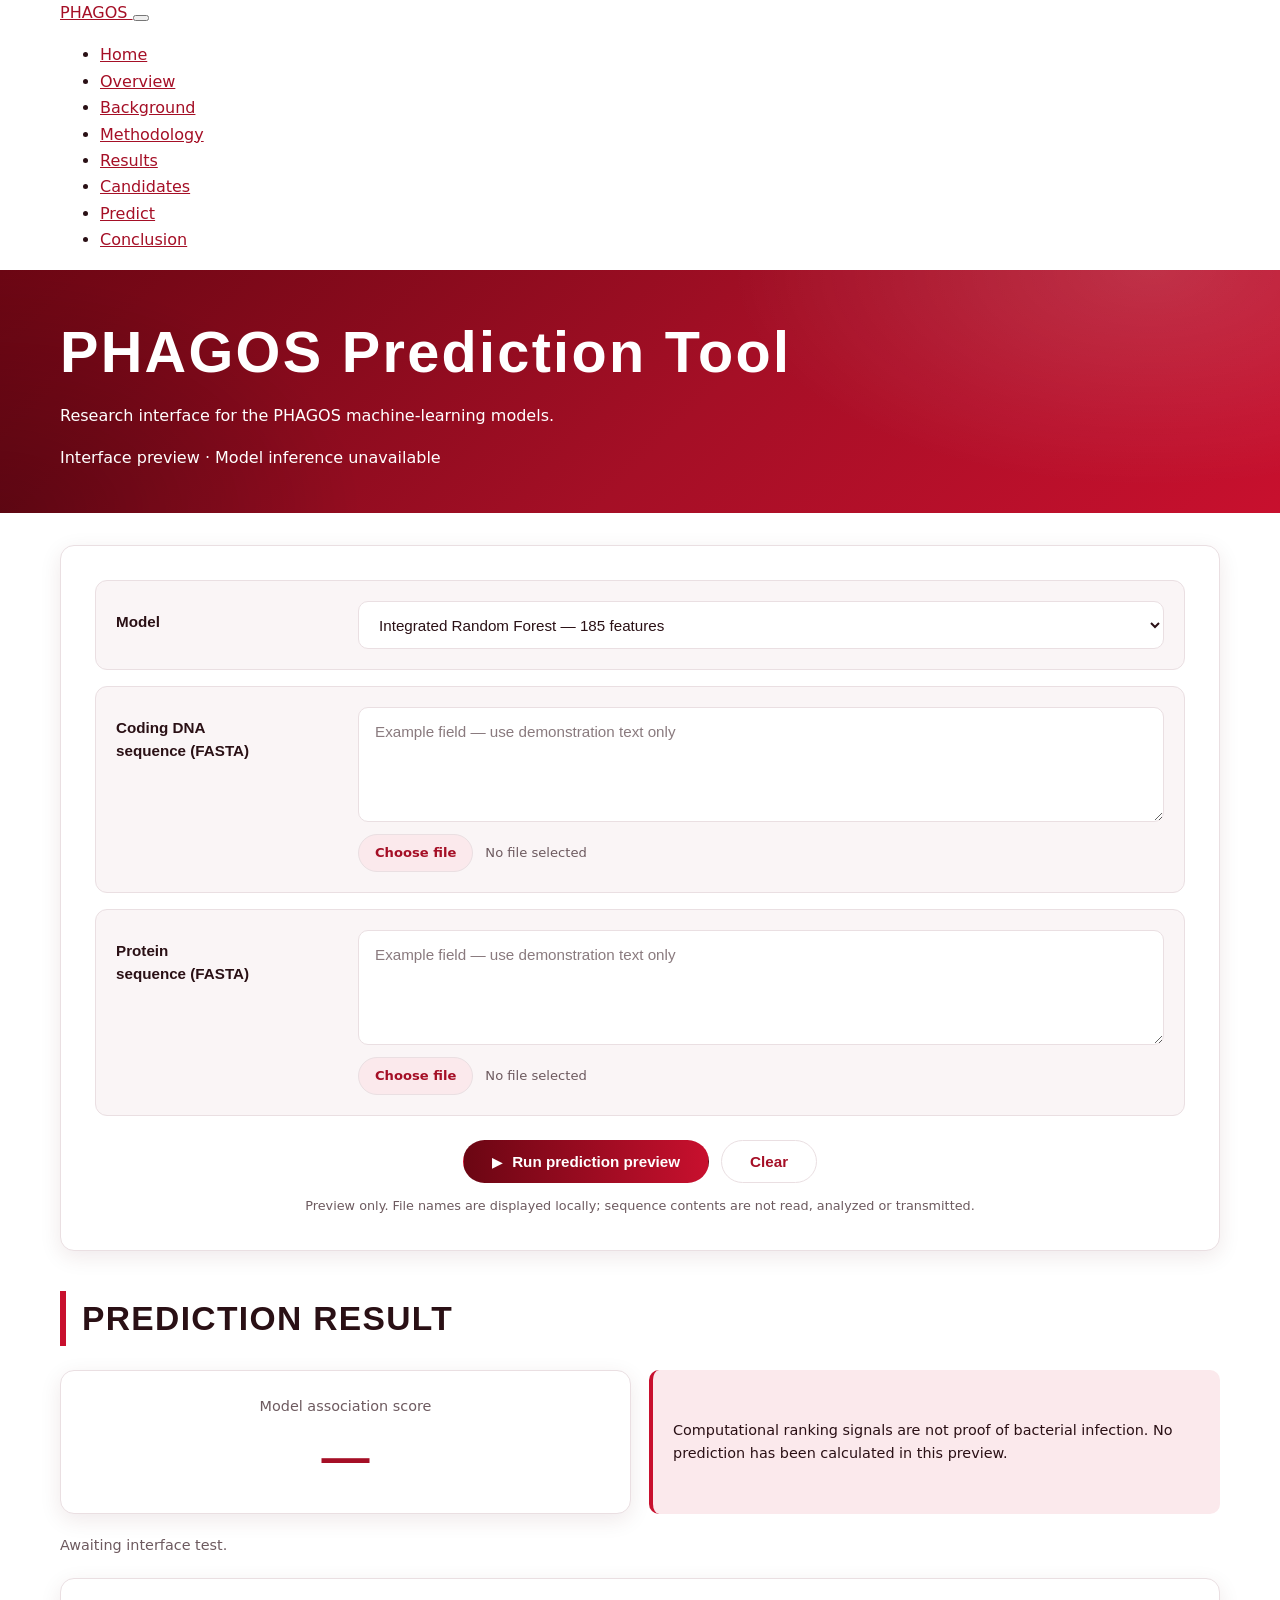
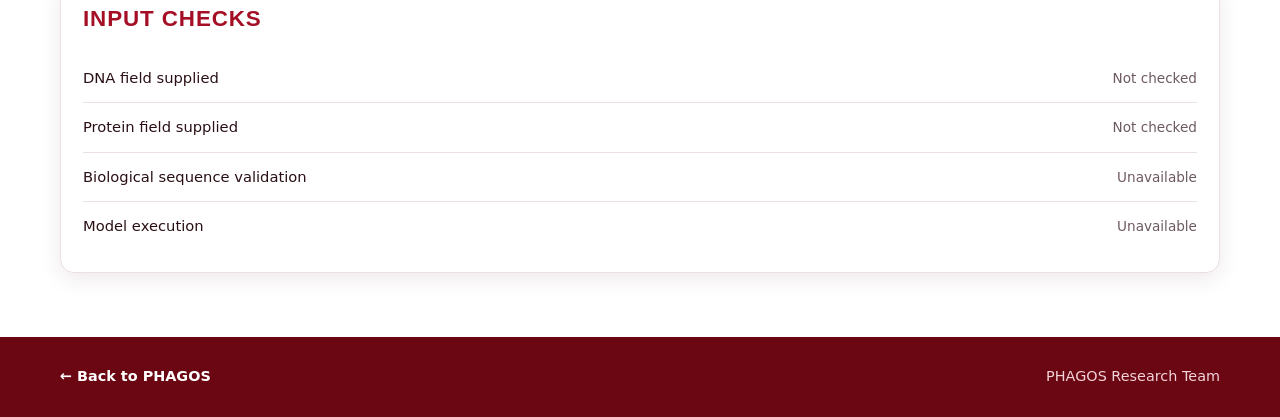
<file: predict-preview.html>
<!DOCTYPE html>
<html lang="en">
<head>
    <meta charset="UTF-8">
    <meta name="viewport" content="width=device-width, initial-scale=1.0">

    <title>PHAGOS | Predict</title>

    <link rel="stylesheet" href="styles.css">
    <link rel="stylesheet" href="predict-preview.css">

    <script src="predict-preview.js" defer></script>
</head>

<body class="predict-page">

    <!-- NAVIGATION BAR -->
    <header class="predict-header">
        <nav class="predict-nav predict-container" aria-label="Main navigation">

            <a class="predict-brand" href="index.html#top">
                PHAGOS
            </a>

            <button class="predict-menu" type="button"
                aria-expanded="false"
                aria-controls="predict-links"
                aria-label="Toggle navigation">
                <span></span>
                <span></span>
                <span></span>
            </button>

            <ul id="predict-links" class="predict-links">
                <li><a href="index.html#top">Home</a></li>
                <li><a href="index.html#overview">Overview</a></li>
                <li><a href="index.html#background">Background</a></li>
                <li><a href="index.html#methodology">Methodology</a></li>
                <li><a href="index.html#results">Results</a></li>
                <li><a href="index.html#candidates">Candidates</a></li>
                <li>
                    <a class="current" href="predict-preview.html"
                        aria-current="page">Predict</a>
                </li>
                <li><a href="index.html#conclusion">Conclusion</a></li>
            </ul>

        </nav>
    </header>

    <main>

        <!-- TITLE BANNER -->
        <section class="predict-banner">
            <div class="predict-container">

                <h1>PHAGOS Prediction Tool</h1>

                <p>
                    Research interface for the PHAGOS
                    machine-learning models.
                </p>

                <span class="predict-mode">
                    Interface preview · Model inference unavailable
                </span>

            </div>
        </section>

        <!-- MAIN WORKSPACE -->
        <div class="predict-container predict-workspace">

            <form id="preview-form" autocomplete="off" novalidate>

                <!-- MODEL SELECTION -->
                <div class="predict-row">

                    <label for="model">Model</label>

                    <select id="model" name="model">

                        <option value="integrated">
                            Integrated Random Forest — 185 features
                        </option>

                        <option value="nucleotide">
                            Nucleotide/Codon RF — 149 features
                        </option>

                    </select>
                </div>

                <!-- CODING DNA INPUT -->
                <div class="predict-row">

                    <label for="cds">
                        Coding DNA<br>
                        sequence (FASTA)
                    </label>

                    <div class="predict-input">

                        <textarea id="cds"
                            rows="3"
                            placeholder="Example field — use demonstration text only"
                            spellcheck="false"
                            aria-describedby="cds-file-name"></textarea>

                        <div class="predict-file-row">

                            <label class="predict-file-button" for="cds-file">
                                Choose file
                            </label>

                            <input type="file"
                                id="cds-file"
                                accept=".fa,.fasta,.fna,.ffn,.txt"
                                class="predict-file-input">

                            <span id="cds-file-name" class="predict-file-name">
                                No file selected
                            </span>

                        </div>
                    </div>
                </div>

                <!-- PROTEIN INPUT -->
                <div class="predict-row">

                    <label for="protein">
                        Protein<br>
                        sequence (FASTA)
                    </label>

                    <div class="predict-input">

                        <textarea id="protein"
                            rows="3"
                            placeholder="Example field — use demonstration text only"
                            spellcheck="false"
                            aria-describedby="protein-file-name"></textarea>

                        <div class="predict-file-row">

                            <label class="predict-file-button" for="protein-file">
                                Choose file
                            </label>

                            <input type="file"
                                id="protein-file"
                                accept=".fa,.fasta,.faa,.txt"
                                class="predict-file-input">

                            <span id="protein-file-name" class="predict-file-name">
                                No file selected
                            </span>

                        </div>
                    </div>
                </div>

                <!-- ACTION BUTTONS -->
                <div class="predict-actions">

                    <button type="submit" class="predict-run">
                        <span aria-hidden="true">▶</span>
                        Run prediction preview
                    </button>

                    <button type="reset" class="predict-reset">
                        Clear
                    </button>

                </div>

                <p class="predict-note">
                    Preview only. File names are displayed locally;
                    sequence contents are not read, analyzed or transmitted.
                </p>

            </form>

            <!-- PREDICTION RESULTS -->
            <section class="predict-results" aria-labelledby="result-heading">

                <h2 id="result-heading">Prediction result</h2>

                <div class="predict-result-grid">

                    <div class="predict-score-card">

                        <span>Model association score</span>

                        <output id="score"
                            aria-label="Model association score unavailable">
                            —
                        </output>

                    </div>

                    <aside class="predict-caution">
                        Computational ranking signals are not proof
                        of bacterial infection. No prediction has
                        been calculated in this preview.
                    </aside>

                </div>

                <p id="status" class="predict-status"
                    role="status" aria-live="polite">
                    Awaiting interface test.
                </p>

                <!-- INPUT CHECKS -->
                <div class="predict-validation">

                    <h3>Input checks</h3>

                    <dl>

                        <div>
                            <dt>DNA field supplied</dt>
                            <dd id="dna-check">Not checked</dd>
                        </div>

                        <div>
                            <dt>Protein field supplied</dt>
                            <dd id="protein-check">Not checked</dd>
                        </div>

                        <div>
                            <dt>Biological sequence validation</dt>
                            <dd>Unavailable</dd>
                        </div>

                        <div>
                            <dt>Model execution</dt>
                            <dd>Unavailable</dd>
                        </div>

                    </dl>

                </div>

            </section>

        </div>

    </main>

    <!-- FOOTER -->
    <footer class="predict-footer">

        <div class="predict-container">

            <a href="index.html#top">← Back to PHAGOS</a>

            <span>PHAGOS Research Team</span>

        </div>

    </footer>

</body>
</html>
</file>
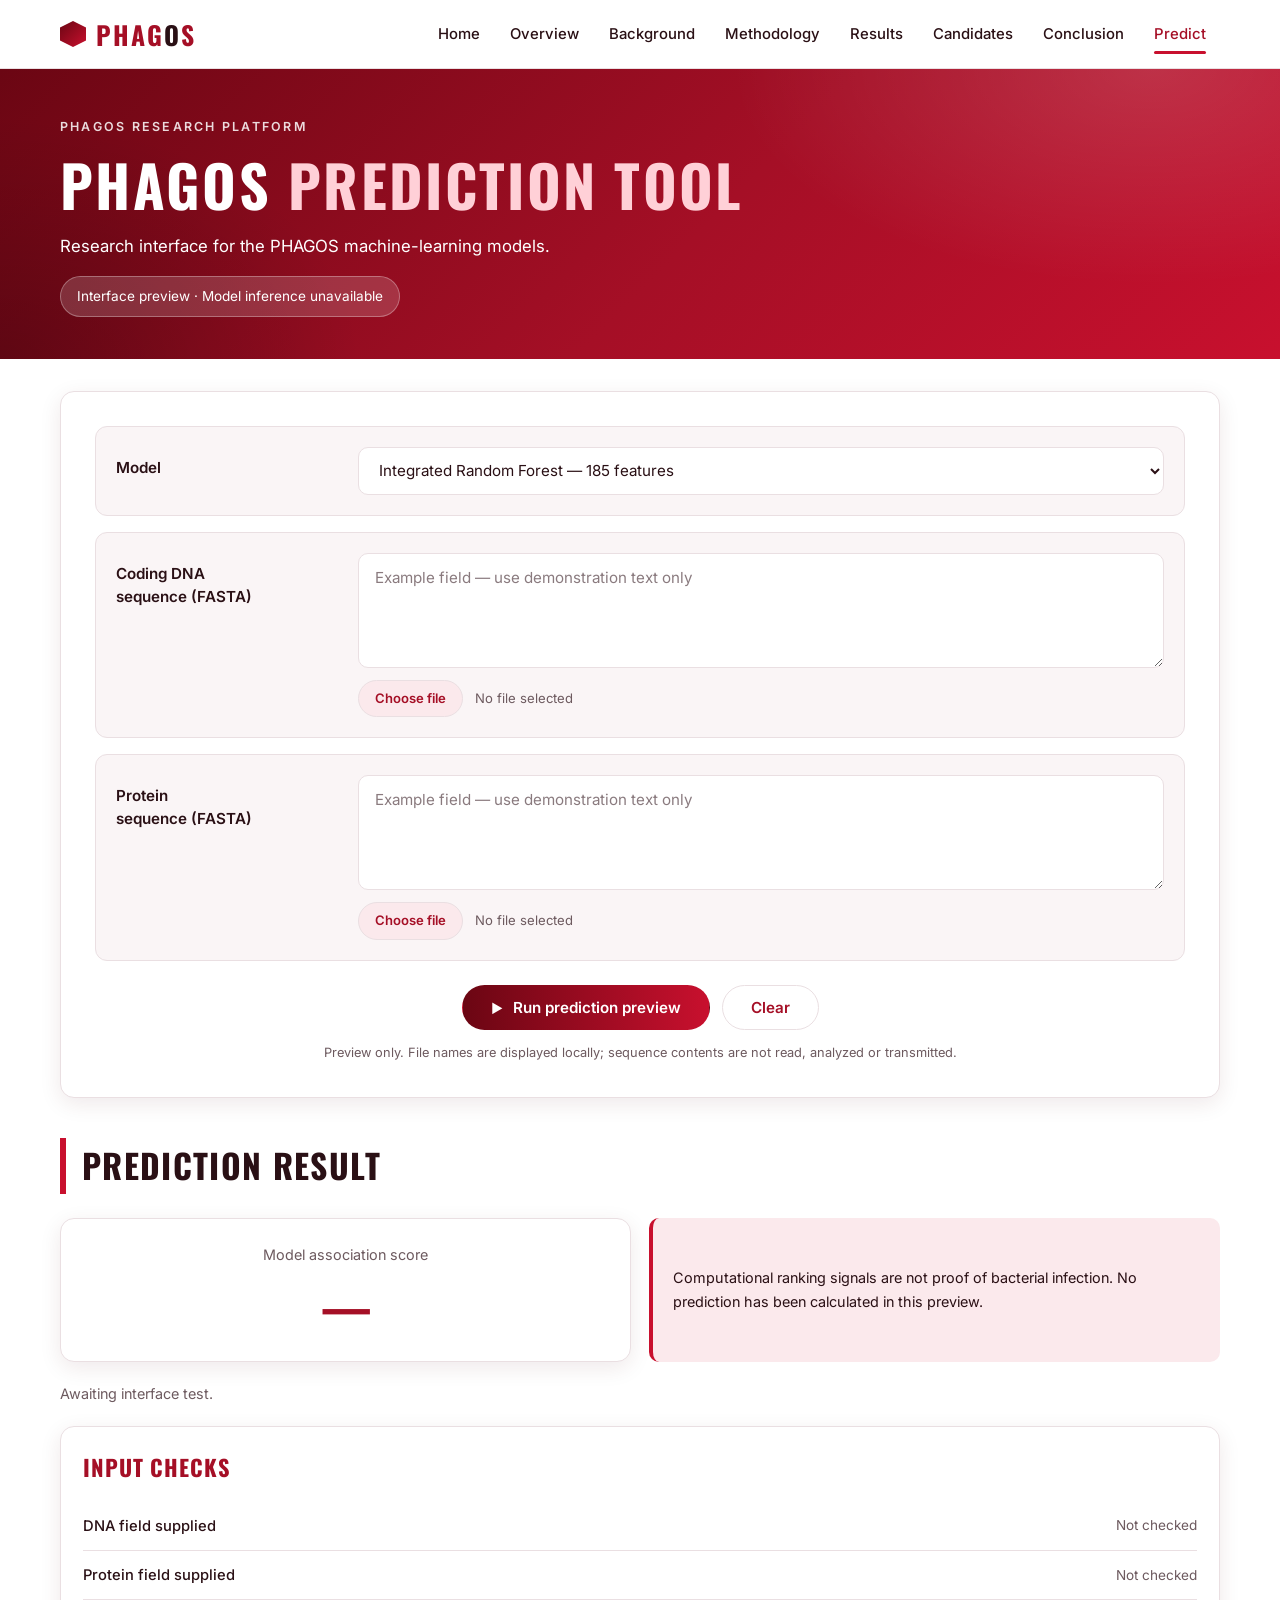
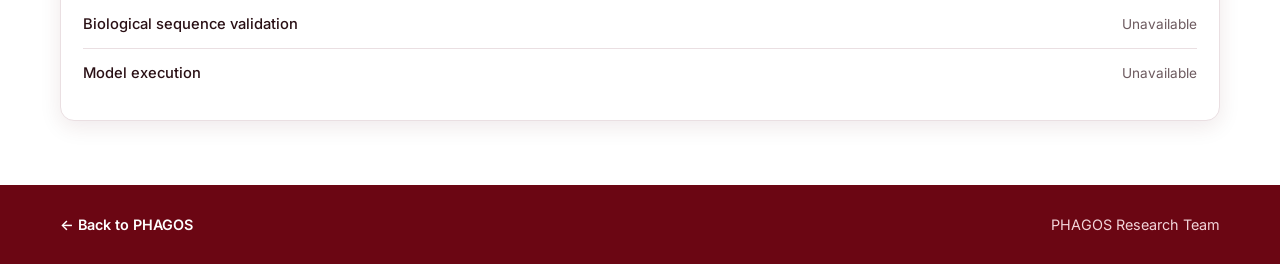
<file: predict.html>
<!DOCTYPE html>
<html lang="en">
<head>
    <meta charset="UTF-8">
    <meta name="viewport" content="width=device-width, initial-scale=1.0">

    <title>PHAGOS | Predict</title>

    <!-- ORIGINAL PHAGOS FONTS -->
    <link rel="preconnect" href="https://fonts.googleapis.com">
    <link rel="preconnect" href="https://fonts.gstatic.com" crossorigin>

    <link href="https://fonts.googleapis.com/css2?family=Inter:wght@400;500;600;700&family=Oswald:wght@400;500;600;700&display=swap"
          rel="stylesheet">

    <!-- STYLESHEETS -->
    <link rel="stylesheet" href="styles.css">
    <link rel="stylesheet" href="predict.css">

    <script src="predict.js" defer></script>
</head>

<body class="predict-page">

    <!-- NAVIGATION BAR -->
    <header class="site-header">

        <nav class="nav container" aria-label="Main navigation">

            <a class="brand" href="index.html#top">
                <span class="brand-mark"></span>
                <span class="brand-text">PHAG<i>O</i>S</span>
            </a>

            <button class="nav-toggle predict-menu"
                type="button"
                aria-expanded="false"
                aria-controls="predict-links"
                aria-label="Toggle navigation">

                <span></span>
                <span></span>
                <span></span>

            </button>

            <ul id="predict-links" class="nav-links">

                <li><a href="index.html#top">Home</a></li>

                <li><a href="index.html#overview">Overview</a></li>

                <li><a href="index.html#background">Background</a></li>

                <li><a href="index.html#methodology">Methodology</a></li>

                <li><a href="index.html#results">Results</a></li>

                <li><a href="index.html#candidates">Candidates</a></li>

                <li><a href="index.html#conclusion">Conclusion</a></li>

                <li>
                    <a class="active"
                       href="predict.html"
                       aria-current="page">
                        Predict
                    </a>
                </li>

            </ul>

        </nav>

    </header>

    <main>

        <!-- TITLE BANNER -->
        <section class="predict-banner">

            <div class="predict-container">

                <p class="eyebrow">
                    PHAGOS RESEARCH PLATFORM
                </p>

                <h1>
                    PHAGOS <span>PREDICTION TOOL</span>
                </h1>

                <p class="predict-description">
                    Research interface for the PHAGOS
                    machine-learning models.
                </p>

                <p class="lead predict-mode">
                    Interface preview · Model inference unavailable
                </p>

            </div>

        </section>

        <!-- MAIN WORKSPACE -->
        <div class="predict-container predict-workspace">

            <form id="preview-form"
                  autocomplete="off"
                  novalidate>

                <!-- MODEL SELECTION -->
                <div class="predict-row">

                    <label for="model">Model</label>

                    <select id="model" name="model">

                        <option value="integrated">
                            Integrated Random Forest — 185 features
                        </option>

                        <option value="nucleotide">
                            Nucleotide/Codon RF — 149 features
                        </option>

                    </select>

                </div>

                <!-- CODING DNA INPUT -->
                <div class="predict-row">

                    <label for="cds">
                        Coding DNA<br>
                        sequence (FASTA)
                    </label>

                    <div class="predict-input">

                        <textarea id="cds"
                            rows="3"
                            placeholder="Example field — use demonstration text only"
                            spellcheck="false"
                            aria-describedby="cds-file-name"></textarea>

                        <div class="predict-file-row">

                            <label class="predict-file-button"
                                   for="cds-file">
                                Choose file
                            </label>

                            <input type="file"
                                id="cds-file"
                                accept=".fa,.fasta,.fna,.ffn,.txt"
                                class="predict-file-input">

                            <span id="cds-file-name"
                                  class="predict-file-name">
                                No file selected
                            </span>

                        </div>

                    </div>

                </div>

                <!-- PROTEIN INPUT -->
                <div class="predict-row">

                    <label for="protein">
                        Protein<br>
                        sequence (FASTA)
                    </label>

                    <div class="predict-input">

                        <textarea id="protein"
                            rows="3"
                            placeholder="Example field — use demonstration text only"
                            spellcheck="false"
                            aria-describedby="protein-file-name"></textarea>

                        <div class="predict-file-row">

                            <label class="predict-file-button"
                                   for="protein-file">
                                Choose file
                            </label>

                            <input type="file"
                                id="protein-file"
                                accept=".fa,.fasta,.faa,.txt"
                                class="predict-file-input">

                            <span id="protein-file-name"
                                  class="predict-file-name">
                                No file selected
                            </span>

                        </div>

                    </div>

                </div>

                <!-- ACTION BUTTONS -->
                <div class="predict-actions">

                    <button type="submit" class="predict-run">

                        <span aria-hidden="true">▶</span>

                        Run prediction preview

                    </button>

                    <button type="reset" class="predict-reset">
                        Clear
                    </button>

                </div>

                <p class="predict-note">
                    Preview only. File names are displayed locally;
                    sequence contents are not read, analyzed or transmitted.
                </p>

            </form>

            <!-- PREDICTION RESULTS -->
            <section class="predict-results"
                     aria-labelledby="result-heading">

                <h2 id="result-heading">
                    Prediction result
                </h2>

                <div class="predict-result-grid">

                    <div class="predict-score-card">

                        <span>Model association score</span>

                        <output id="score"
                            aria-label="Model association score unavailable">
                            —
                        </output>

                    </div>

                    <aside class="predict-caution">

                        Computational ranking signals are not proof
                        of bacterial infection. No prediction has
                        been calculated in this preview.

                    </aside>

                </div>

                <p id="status"
                   class="predict-status"
                   role="status"
                   aria-live="polite">

                    Awaiting interface test.

                </p>

                <!-- INPUT CHECKS -->
                <div class="predict-validation">

                    <h3>Input checks</h3>

                    <dl>

                        <div>

                            <dt>DNA field supplied</dt>

                            <dd id="dna-check">
                                Not checked
                            </dd>

                        </div>

                        <div>

                            <dt>Protein field supplied</dt>

                            <dd id="protein-check">
                                Not checked
                            </dd>

                        </div>

                        <div>

                            <dt>Biological sequence validation</dt>

                            <dd>Unavailable</dd>

                        </div>

                        <div>

                            <dt>Model execution</dt>

                            <dd>Unavailable</dd>

                        </div>

                    </dl>

                </div>

            </section>

        </div>

    </main>

    <!-- FOOTER -->
    <footer class="predict-footer">

        <div class="predict-container">

            <a href="index.html#top">
                ← Back to PHAGOS
            </a>

            <span>
                PHAGOS Research Team
            </span>

        </div>

    </footer>

</body>
</html>
</file>
<file: styles.css>
:root {
  --bg: #ffffff;
  --tint: #faf5f6;
  --surface: #ffffff;
  --ink: #2a1015;
  --muted: #6d5a5f;
  --line: #eadfe2;
  --brand: #a50f26;
  --brand-dark: #6b0613;
  --accent: #c8102e;
  --soft: #fbe9ec;
  --track: #f1e6e9;
  --green: #138a3d;
  --orange: #e8741c;
  --radius: 14px;
  --shadow: 0 6px 22px rgba(80, 10, 25, 0.09);
}

* { box-sizing: border-box; }
html { scroll-behavior: smooth; scroll-padding-top: 84px; }
body {
  margin: 0;
  font-family: "Inter", system-ui, -apple-system, "Segoe UI", Roboto, sans-serif;
  background: var(--bg);
  color: var(--ink);
  line-height: 1.65;
  -webkit-font-smoothing: antialiased;
}
img { max-width: 100%; display: block; }
a { color: var(--brand); }
code { background: rgba(0,0,0,.06); padding: 1px 6px; border-radius: 6px; font-size: .9em; }
em { color: var(--accent); font-style: italic; }
.container { width: min(1160px, 92%); margin-inline: auto; }

/* ---------- Header ---------- */
.site-header {
  position: sticky; top: 0; z-index: 50;
  background: rgba(255, 255, 255, 0.94);
  backdrop-filter: blur(10px);
  border-bottom: 1px solid var(--line);
}
.nav { display: flex; align-items: center; justify-content: space-between; height: 68px; }
.brand {
  display: inline-flex; align-items: center; gap: 10px;
  font-family: "Oswald", sans-serif; font-weight: 700; font-size: 1.6rem;
  letter-spacing: .08em; text-decoration: none; color: var(--brand);
}
.brand-text i { font-style: normal; color: var(--ink); }
.brand .brand-mark {
  width: 26px; height: 26px; background: linear-gradient(135deg, var(--brand-dark), var(--accent));
  clip-path: polygon(50% 0, 100% 25%, 100% 75%, 50% 100%, 0 75%, 0 25%);
}
.nav-links { display: flex; gap: 2px; list-style: none; margin: 0; padding: 0; }
.nav-links a {
  position: relative; display: block; padding: 10px 14px;
  color: var(--ink); text-decoration: none; font-size: .93rem; font-weight: 500;
  transition: color .2s;
}
.nav-links a::after {
  content: ""; position: absolute; left: 14px; right: 14px; bottom: 2px; height: 3px;
  background: var(--accent); border-radius: 3px; transform: scaleX(0); transition: transform .25s;
}
.nav-links a:hover, .nav-links a.active { color: var(--brand); }
.nav-links a:hover::after, .nav-links a.active::after { transform: scaleX(1); }
.nav-toggle { display: none; background: none; border: 0; padding: 8px; cursor: pointer; }
.nav-toggle span { display: block; width: 24px; height: 2px; margin: 5px 0; background: var(--ink); }

/* ---------- Hero ---------- */
.hero {
  position: relative; overflow: hidden; color: #fff;
  padding: 72px 0 120px;
  background:
    radial-gradient(700px 360px at 90% 0%, rgba(255,255,255,.14), transparent 60%),
    radial-gradient(600px 400px at 0% 100%, rgba(0,0,0,.25), transparent 60%),
    linear-gradient(135deg, var(--brand-dark), var(--brand) 55%, var(--accent));
}
.hero-grid { display: grid; grid-template-columns: 1.5fr .7fr; gap: 40px; align-items: center; }
.eyebrow { text-transform: uppercase; letter-spacing: .18em; font-size: .78rem; margin: 0 0 8px; font-weight: 600; opacity: .85; }
.hero h1 {
  font-family: "Oswald", sans-serif; font-weight: 700;
  font-size: clamp(3.4rem, 10vw, 6rem); line-height: 1; margin: 0 0 12px; letter-spacing: .07em;
}
.hero h1 span { color: #ffd0d7; }
.hero h2 { font-size: clamp(1.1rem, 2.3vw, 1.55rem); font-weight: 600; margin: 0 0 14px; max-width: 760px; }
.hero em { color: #ffd0d7; }
.lead {
  display: inline-block; background: rgba(255,255,255,.16); border: 1px solid rgba(255,255,255,.3);
  padding: 8px 16px; border-radius: 999px; font-size: .9rem; margin: 0 0 26px;
}
.search {
  display: flex; max-width: 640px; background: #fff; border-radius: 999px; padding: 6px;
  box-shadow: 0 10px 30px rgba(0,0,0,.25);
}
.search input {
  flex: 1; min-width: 0; border: 0; outline: 0; background: transparent;
  padding: 10px 18px; font: 500 .98rem "Inter", sans-serif; color: var(--ink);
}
.search button {
  border: 0; cursor: pointer; padding: 10px 26px; border-radius: 999px;
  background: linear-gradient(90deg, var(--brand-dark), var(--accent)); color: #fff;
  font: 600 .95rem "Inter", sans-serif; transition: transform .2s;
}
.search button:hover { transform: scale(1.04); }
.search-msg { min-height: 1.4em; margin: 8px 6px 0; font-size: .88rem; color: #ffe3e7; }
.chips { display: flex; flex-wrap: wrap; gap: 8px; margin-top: 6px; }
.chip {
  cursor: pointer; border: 1px solid rgba(255,255,255,.4); background: rgba(255,255,255,.1); color: #fff;
  padding: 6px 14px; border-radius: 999px; font: 500 .84rem "Inter", sans-serif; transition: background .2s;
}
.chip:hover { background: rgba(255,255,255,.25); }

.hero-visual { text-align: center; }
.phage-svg { width: min(220px, 70%); color: #fff; opacity: .95; filter: drop-shadow(0 8px 24px rgba(0,0,0,.3)); animation: float 5s ease-in-out infinite; }
.pulse { animation: pulse 1.8s ease-in-out infinite; transform-origin: 120px 222px; }
.visual-tag { font-size: .88rem; margin: 10px 0 0; opacity: .85; }

/* ---------- Stats band ---------- */
.stats-band {
  position: relative; z-index: 2; margin-top: -64px;
  display: grid; grid-template-columns: repeat(4, 1fr); gap: 14px;
}
.stat {
  background: var(--surface); border: 1px solid var(--line); border-radius: var(--radius);
  padding: 20px 14px; text-align: center; box-shadow: var(--shadow);
}
.stat .num { display: block; font-family: "Oswald", sans-serif; font-size: 2.1rem; color: var(--brand); line-height: 1.2; }
.stat .lbl { color: var(--muted); font-size: .85rem; }

/* ---------- Sections ---------- */
.section { padding: 76px 0; }
.section.tint { background: var(--tint); border-block: 1px solid var(--line); }
.section-head { margin-bottom: 28px; }
.section-head h2 {
  font-family: "Oswald", sans-serif; font-size: clamp(1.7rem, 3.6vw, 2.3rem);
  text-transform: uppercase; letter-spacing: .04em; margin: 0; color: var(--ink);
  padding-left: 16px; border-left: 6px solid var(--accent);
}
.section-head p { margin: 6px 0 0 22px; color: var(--muted); }
.sub-title {
  font-family: "Oswald", sans-serif; font-size: 1.4rem; text-transform: uppercase;
  letter-spacing: .05em; margin: 52px 0 16px; color: var(--brand);
}
.card {
  background: var(--surface); border: 1px solid var(--line); border-radius: var(--radius);
  box-shadow: var(--shadow); padding: 22px;
}

/* ---------- Module cards ---------- */
.modules { display: grid; grid-template-columns: repeat(3, 1fr); gap: 16px; }
.module {
  display: block; text-decoration: none; color: var(--ink);
  background: var(--surface); border: 1px solid var(--line); border-radius: var(--radius);
  padding: 22px; box-shadow: var(--shadow); transition: transform .25s, border-color .25s;
}
.module:hover { transform: translateY(-5px); border-color: var(--accent); }
.m-ico {
  display: grid; place-items: center; width: 44px; height: 44px; border-radius: 12px;
  background: var(--soft); color: var(--brand); font-family: "Oswald", sans-serif; font-size: 1.3rem; margin-bottom: 12px;
}
.module h3 { margin: 0 0 4px; font-size: 1.1rem; }
.module p { margin: 0; color: var(--muted); font-size: .92rem; }

/* ---------- Abstract ---------- */
.abstract-card { padding: clamp(20px, 4vw, 38px); }
.abstract-card p { margin: 0 0 16px; }
.callout {
  background: var(--soft); border-left: 4px solid var(--accent);
  padding: 16px 20px; border-radius: 10px; margin: 22px 0 0;
}
.abstract-card .callout { margin-bottom: 0; }

/* ---------- Background ---------- */
.card-grid { display: grid; grid-template-columns: repeat(6, 1fr); gap: 16px; }
.stat-card { grid-column: span 2; text-align: center; }
.stat-card.wide { grid-column: span 3; }
.stat-card .big { font-family: "Oswald", sans-serif; font-size: 2.3rem; color: var(--brand); line-height: 1.15; margin-bottom: 8px; }
.stat-card .big small { font-size: 1.2rem; color: var(--ink); }
.stat-card p { margin: 0 0 6px; }
.stat-card cite { color: var(--muted); font-size: .8rem; }

.flow { list-style: none; margin: 30px 0 0; padding: 0; display: grid; grid-template-columns: repeat(5, 1fr); gap: 12px; }
.flow li {
  position: relative; background: var(--surface); border: 1px solid var(--line);
  border-radius: var(--radius); padding: 16px 10px; text-align: center; font-weight: 600; font-size: .9rem;
}
.flow li span {
  display: grid; place-items: center; width: 30px; height: 30px; margin: 0 auto 8px;
  background: var(--accent); color: #fff; border-radius: 50%; font-size: .85rem;
}
.flow li:not(:last-child)::after {
  content: "\2192"; position: absolute; right: -14px; top: 50%; transform: translateY(-50%);
  color: var(--accent); font-size: 1.2rem; z-index: 1;
}

.obj-list { display: grid; gap: 12px; }
.obj {
  display: flex; gap: 16px; align-items: center;
  background: var(--surface); border: 1px solid var(--line); border-radius: var(--radius); padding: 14px 18px;
}
.obj p { margin: 0; }
.obj-num {
  flex: 0 0 44px; height: 44px; display: grid; place-items: center; border-radius: 50%;
  background: linear-gradient(135deg, var(--brand-dark), var(--accent)); color: #fff;
  font-family: "Oswald", sans-serif; font-size: 1.3rem;
}

.sdg-grid { display: grid; grid-template-columns: 1fr 1fr; gap: 16px; }
.sdg { border-radius: var(--radius); padding: 22px; color: #fff; }
.sdg h4 { margin: 0 0 8px; font-family: "Oswald", sans-serif; font-size: 1.6rem; }
.sdg h4 span { display: block; font-size: .92rem; font-family: "Inter", sans-serif; font-weight: 700; text-transform: uppercase; }
.sdg p { margin: 0; }
.sdg em { color: #fff; }
.sdg.sdg3 { background: var(--green); }
.sdg.sdg9 { background: var(--orange); }
.pillars { display: grid; grid-template-columns: repeat(3, 1fr); gap: 16px; margin-top: 16px; }
.pillar { background: var(--surface); border: 1px solid var(--line); border-radius: var(--radius); overflow: hidden; }
.pillar h5 { margin: 0; padding: 10px 14px; background: var(--brand); color: #fff; font-size: .82rem; text-transform: uppercase; letter-spacing: .06em; text-align: center; }
.pillar p { margin: 0; padding: 16px; font-size: .93rem; }

/* ---------- Methodology ---------- */
.steps { list-style: none; margin: 0; padding: 0; display: grid; grid-template-columns: repeat(2, 1fr); gap: 16px; }
.step {
  display: flex; gap: 16px; background: var(--surface); border: 1px solid var(--line);
  border-radius: var(--radius); padding: 20px; box-shadow: var(--shadow); transition: transform .25s, border-color .25s;
}
.step:hover { transform: translateY(-4px); border-color: var(--accent); }
.step-num {
  flex: 0 0 44px; height: 44px; display: grid; place-items: center; border-radius: 50%;
  background: var(--accent); color: #fff; font-family: "Oswald", sans-serif; font-size: 1.3rem;
}
.step h3 { margin: 0 0 6px; font-family: "Oswald", sans-serif; text-transform: uppercase; letter-spacing: .04em; color: var(--brand); font-size: 1.12rem; }
.step p { margin: 0; }

/* ---------- Results ---------- */
.tabs { display: flex; flex-wrap: wrap; gap: 8px; margin-bottom: 22px; }
.tab {
  display: inline-flex; align-items: center; gap: 10px; cursor: pointer;
  padding: 10px 18px; border-radius: 999px; border: 1px solid var(--line);
  background: var(--surface); color: var(--muted); font: 600 .92rem "Inter", sans-serif; transition: .2s;
}
.tab b { display: grid; place-items: center; width: 26px; height: 26px; border-radius: 50%; background: var(--soft); color: var(--brand); font-family: "Oswald", sans-serif; }
.tab:hover { color: var(--brand); border-color: var(--accent); }
.tab.active { background: linear-gradient(90deg, var(--brand-dark), var(--accent)); color: #fff; border-color: transparent; }
.tab.active b { background: rgba(255,255,255,.25); color: #fff; }

.panel { display: none; animation: fade .4s ease; }
.panel.active { display: block; }
.panel-grid { display: grid; grid-template-columns: 1.6fr 1fr; gap: 18px; align-items: stretch; }
.chart-card, .highlight {
  margin: 0; background: var(--surface); border: 1px solid var(--line);
  border-radius: var(--radius); padding: 22px; box-shadow: var(--shadow);
}
.chart-card figcaption { text-align: center; font-weight: 700; color: var(--brand); margin-bottom: 16px; }
.fig-cap { color: var(--muted); font-size: .82rem; font-style: italic; margin: 14px 0 0; }
.note { background: var(--soft); padding: 10px 14px; border-radius: 10px; font-size: .9rem; }
.highlight { background: linear-gradient(160deg, #fff, var(--soft)); }
.hl-label { color: var(--brand); font-weight: 700; text-transform: uppercase; letter-spacing: .08em; font-size: .85rem; margin: 0 0 4px; }
.hl-big { font-family: "Oswald", sans-serif; font-size: 3.6rem; line-height: 1.1; margin: 0 0 8px; color: var(--brand); }
.hl-big.small { font-size: 2.2rem; }
.hl-big em { font-size: 1.2rem; color: var(--muted); }

.hbars { display: grid; gap: 14px; }
.hbar { display: grid; grid-template-columns: 170px 1fr 60px; gap: 12px; align-items: center; font-size: .9rem; }
.hl { text-align: right; font-weight: 600; }
.hv { font-weight: 700; }
.track { height: 20px; background: var(--track); border-radius: 999px; overflow: hidden; }
.fill {
  height: 100%; width: 0; border-radius: 999px;
  background: linear-gradient(90deg, #d86a7b, #e8808c);
  transition: width 1.1s cubic-bezier(.2, .8, .2, 1);
}
.fill.top { background: linear-gradient(90deg, var(--brand-dark), var(--accent)); }
.fill.muted { background: linear-gradient(90deg, #c9aeb3, #dcc7cb); }
.mini-bars { display: grid; gap: 10px; margin-top: 14px; }
.mini-bars div { display: grid; grid-template-columns: 60px 1fr 50px; gap: 10px; align-items: center; font-size: .85rem; }

.axis-wrap { padding: 6px 4px 0; }
.axis-ends { display: flex; justify-content: space-between; color: var(--muted); font-size: .82rem; }
.axis { position: relative; height: 70px; margin: 8px 0 0; border-bottom: 2px solid var(--line); }
.zero-line { position: absolute; left: 50%; top: 0; bottom: 0; border-left: 2px dashed var(--muted); }
.marker {
  position: absolute; top: 30px; width: 16px; height: 16px; margin-left: -8px; border-radius: 50%;
  background: var(--accent); box-shadow: 0 0 0 6px rgba(200, 16, 46, .18);
}
.marker span { position: absolute; bottom: 26px; left: 50%; transform: translateX(-50%); white-space: nowrap; font-weight: 700; font-size: .85rem; color: var(--brand); }
.ticks { display: flex; justify-content: space-between; color: var(--muted); font-size: .78rem; margin-top: 6px; }
.axis-title { text-align: center; font-size: .85rem; margin: 10px 0 16px; }

.legend { display: flex; flex-wrap: wrap; gap: 16px; justify-content: center; font-size: .82rem; color: var(--muted); margin-bottom: 8px; }
.sw { display: inline-block; width: 14px; height: 14px; margin-right: 6px; border-radius: 3px; vertical-align: -2px; }
.sw.solid, .vbar.solid { background: var(--brand-dark); }
.sw.hatch, .vbar.hatch { background: repeating-linear-gradient(45deg, #e07a8a, #e07a8a 4px, #8b0a1a 4px, #8b0a1a 8px); }
.vchart { display: grid; grid-template-columns: repeat(3, 1fr); gap: 12px; height: 300px; padding-top: 24px; }
.vgroup { display: flex; flex-direction: column; align-items: center; height: 100%; }
.vbars { display: flex; align-items: flex-end; gap: 8px; flex: 1; min-height: 0; width: 100%; justify-content: center; border-bottom: 2px solid var(--line); }
.vbar { position: relative; width: 38%; max-width: 62px; height: 0; border-radius: 8px 8px 0 0; transition: height 1.1s cubic-bezier(.2, .8, .2, 1); }
.vbar b { position: absolute; top: -22px; left: 50%; transform: translateX(-50%); font-size: .8rem; }
.vgroup > span { margin-top: 10px; font-size: .82rem; text-align: center; color: var(--muted); }

.topk { display: grid; grid-template-columns: repeat(3, 1fr); gap: 10px; margin: 12px 0 14px; }
.topk div { background: #fff; border: 1px solid var(--line); border-radius: 12px; text-align: center; padding: 10px 4px; }
.topk span { display: block; font-size: .8rem; color: var(--muted); }
.topk b { font-family: "Oswald", sans-serif; font-size: 1.6rem; color: var(--brand); }

.funnel { display: grid; gap: 6px; justify-items: center; }
.frow {
  width: var(--w); min-width: 230px; display: flex; gap: 12px; align-items: baseline; justify-content: center;
  background: linear-gradient(90deg, var(--brand-dark), var(--accent)); color: #fff;
  padding: 9px 14px; border-radius: 8px; opacity: 0; transform: translateY(10px);
  transition: opacity .5s ease, transform .5s ease;
}
.frow b { font-family: "Oswald", sans-serif; font-size: 1.15rem; min-width: 64px; text-align: right; }
.frow span { font-size: .84rem; text-align: left; }
.frow.final { background: #3a050c; outline: 2px solid var(--accent); }
.funnel.in .frow { opacity: 1; transform: none; }
.pipeline-tag { background: #fff; border: 1px solid var(--accent); color: var(--brand); padding: 6px 12px; border-radius: 999px; display: inline-block; font-weight: 700; font-size: .88rem; }
.integrity { padding-left: 20px; margin: 12px 0; }
.integrity li { margin-bottom: 6px; font-size: .92rem; }

/* ---------- Candidates ---------- */
.cand-grid { display: grid; grid-template-columns: repeat(2, 1fr); gap: 20px; }
.cand { background: var(--surface); border: 1px solid var(--line); border-radius: var(--radius); padding: 22px; box-shadow: var(--shadow); transition: box-shadow .4s, border-color .4s; }
.cand.flash { border-color: var(--accent); box-shadow: 0 0 0 4px rgba(200, 16, 46, .25); }
.cand header { display: flex; justify-content: space-between; align-items: center; margin-bottom: 14px; }
.cand h3 { margin: 0; font-family: "Oswald", sans-serif; font-size: 1.7rem; letter-spacing: .04em; color: var(--brand); }
.rank { background: var(--accent); color: #fff; padding: 5px 14px; border-radius: 999px; font-weight: 700; font-size: .85rem; }
.struct { background: #fff; border: 1px solid var(--line); border-radius: 12px; min-height: 220px; display: grid; place-items: center; overflow: hidden; margin-bottom: 14px; }
.struct img { max-height: 280px; width: auto; }
.struct .placeholder { display: none; color: var(--muted); padding: 20px; text-align: center; font-size: .9rem; }
.struct.empty { background: repeating-linear-gradient(45deg, #faf5f6, #faf5f6 12px, #f4eaec 12px, #f4eaec 24px); border: 2px dashed var(--line); }
.struct.empty img { display: none; }
.struct.empty .placeholder { display: block; }
.cand ul { padding-left: 20px; margin: 0 0 14px; }
.conf { display: grid; grid-template-columns: 50px 1fr 50px; gap: 10px; align-items: center; font-size: .85rem; margin-bottom: 8px; }
#candidates > .container > .callout { margin-top: 22px; }

/* ---------- Conclusion ---------- */
.checks { list-style: none; padding: 0; margin: 0; display: grid; gap: 12px; }
.checks li {
  position: relative; background: var(--surface); border: 1px solid var(--line); border-radius: var(--radius);
  padding: 16px 20px 16px 62px;
}
.checks li::before {
  content: "\2713"; position: absolute; left: 18px; top: 50%; transform: translateY(-50%);
  width: 30px; height: 30px; display: grid; place-items: center; border-radius: 50%;
  background: var(--accent); color: #fff; font-weight: 700;
}
.reco-grid { display: grid; grid-template-columns: repeat(2, 1fr); gap: 14px; }
.reco { display: flex; gap: 14px; align-items: flex-start; background: var(--surface); border: 1px solid var(--line); border-radius: var(--radius); padding: 16px; }
.reco span { flex: 0 0 32px; height: 32px; display: grid; place-items: center; background: var(--brand); color: #fff; border-radius: 8px; font-weight: 700; }
.reco p { margin: 0; }
.refs ul { margin: 0; padding-left: 20px; }

/* ---------- Footer ---------- */
.site-footer { background: var(--brand-dark); color: #f2d4d9; padding: 40px 0; text-align: center; font-size: .9rem; }
.site-footer p { margin: 4px 0; }
.site-footer a { color: #fff; }
.foot-brand { font-family: "Oswald", sans-serif; font-weight: 700; font-size: 1.4rem; letter-spacing: .08em; color: #fff; }
.foot-brand span { color: #ffd0d7; }
.muted-text { opacity: .8; }

/* ---------- Motion ---------- */
.reveal { opacity: 0; transform: translateY(24px); transition: opacity .7s ease, transform .7s ease; }
.reveal.visible { opacity: 1; transform: none; }
@keyframes float { 0%, 100% { transform: translateY(0); } 50% { transform: translateY(-10px); } }
@keyframes pulse { 0%, 100% { transform: scale(1); opacity: 1; } 50% { transform: scale(1.8); opacity: .4; } }
@keyframes fade { from { opacity: 0; } to { opacity: 1; } }

/* ---------- Responsive ---------- */
@media (max-width: 900px) {
  .hero-grid, .panel-grid, .cand-grid, .steps, .reco-grid, .sdg-grid { grid-template-columns: minmax(0, 1fr); }
  .modules { grid-template-columns: 1fr 1fr; }
  .stats-band { grid-template-columns: repeat(2, 1fr); }
  .card-grid { grid-template-columns: 1fr 1fr; }
  .stat-card, .stat-card.wide { grid-column: span 1; }
  .pillars, .flow { grid-template-columns: 1fr; }
  .flow li:not(:last-child)::after { content: "\2193"; right: 50%; top: auto; bottom: -16px; transform: translateX(50%); }
  .hbar { grid-template-columns: 1fr 56px; }
  .hbar .hl { grid-column: 1 / -1; text-align: left; }
  .hbar .track { grid-column: 1; }
  .hero-visual { display: none; }
}
@media (max-width: 760px) {
  .nav-toggle { display: block; }
  .nav-links {
    position: absolute; top: 68px; left: 0; right: 0; flex-direction: column; padding: 8px 4%;
    background: #fff; border-bottom: 1px solid var(--line); display: none;
  }
  .nav-links.open { display: flex; }
  .modules, .card-grid { grid-template-columns: minmax(0, 1fr); }
  .search button { padding: 10px 18px; }
  .eyebrow { letter-spacing: .1em; }
}
@media (prefers-reduced-motion: reduce) {
  * { animation: none !important; transition: none !important; }
  .reveal, .frow { opacity: 1; transform: none; }
  html { scroll-behavior: auto; }
}
</file>
<file: predict-preview.css>
.predict-page {
    margin: 0;
    background: var(--bg);
    color: var(--ink);
    font-family: "Inter", system-ui, sans-serif;
    font-size: 16px;
    line-height: 1.65;
}

.predict-page * {
    box-sizing: border-box;
}

.predict-container {
    width: min(1160px, 92%);
    margin-inline: auto;
}

/* =========================================
   HERO BANNER
   ========================================= */

.predict-page .predict-banner {
    padding: 48px 0 42px;
    color: #ffffff;

    background:
        radial-gradient(
            700px 360px at 90% 0%,
            rgba(255,255,255,.14),
            transparent 60%
        ),
        radial-gradient(
            600px 400px at 0% 100%,
            rgba(0,0,0,.25),
            transparent 60%
        ),
        linear-gradient(
            135deg,
            var(--brand-dark),
            var(--brand) 55%,
            var(--accent)
        );
}

.predict-banner .eyebrow {
    font-size: .78rem;
    font-weight: 600;
    letter-spacing: .18em;
    text-transform: uppercase;
    margin-bottom: 12px;
}

.predict-page .predict-banner h1 {
    font-family: "Oswald", sans-serif;
    font-size: clamp(2rem, 4.5vw, 3.7rem);
    font-weight: 700;
    letter-spacing: .04em;
    line-height: 1.2;
    margin: 0 0 14px;
}

.predict-banner h1 span {
    color: #ffd0d7;
}

.predict-description {
    font-size: 1.05rem;
    margin: 0 0 16px;
}

.predict-banner .lead {
    font-size: .85rem;
    margin: 0;
}

/* =========================================
   MAIN WORKSPACE
   ========================================= */

.predict-workspace {
    padding-block: 32px 64px;
}

#preview-form {
    background: var(--surface);
    border: 1px solid var(--line);
    border-radius: var(--radius);
    box-shadow: var(--shadow);
    padding: clamp(18px, 3vw, 34px);
}

/* =========================================
   INPUT ROWS
   ========================================= */

.predict-row {
    display: grid;
    grid-template-columns: 220px minmax(0, 1fr);
    gap: 22px;
    align-items: start;

    padding: 20px;
    margin-bottom: 16px;

    background: var(--tint);
    border: 1px solid var(--line);
    border-radius: 12px;
}

.predict-row > label {
    font-family: "Inter", sans-serif;
    font-size: .95rem;
    font-weight: 600;
    line-height: 1.5;
    padding-top: 10px;
}

.predict-input {
    min-width: 0;
}

/* =========================================
   DROPDOWN AND TEXT INPUTS
   ========================================= */

.predict-row select,
.predict-row textarea {
    display: block;
    width: 100%;
    min-width: 0;

    border: 1px solid var(--line);
    border-radius: 10px;

    padding: 12px 16px;
    background: #ffffff;
    color: var(--ink);

    font-family: "Inter", sans-serif;
    font-size: .95rem;
    line-height: 1.6;

    transition:
        border-color .2s,
        box-shadow .2s;
}

.predict-row select {
    min-height: 48px;
    cursor: pointer;
}

.predict-row textarea {
    min-height: 115px;
    resize: vertical;
}

.predict-row textarea::placeholder {
    color: var(--muted);
    opacity: .8;
}

.predict-row select:focus,
.predict-row textarea:focus {
    border-color: var(--accent);
    outline: none;
    box-shadow: 0 0 0 3px rgba(200,16,46,.10);
}

/* =========================================
   FILE SELECTION
   ========================================= */

.predict-file-row {
    display: flex;
    align-items: center;
    gap: 12px;
    margin-top: 12px;
    min-width: 0;
}

.predict-file-button {
    display: inline-flex;
    align-items: center;
    justify-content: center;

    border: 1px solid var(--line);
    background: var(--soft);
    color: var(--brand);

    padding: 7px 16px;
    border-radius: 999px;

    font-size: .82rem;
    font-weight: 600;
    cursor: pointer;
    flex-shrink: 0;

    transition: .2s;
}

.predict-file-button:hover {
    background: var(--brand);
    color: white;
}

.predict-file-input {
    position: absolute;
    width: 1px;
    height: 1px;
    padding: 0;
    margin: -1px;
    clip-path: inset(50%);
    overflow: hidden;
}

.predict-file-row:focus-within .predict-file-button {
    outline: 2px solid var(--accent);
    outline-offset: 3px;
}

.predict-file-name {
    min-width: 0;
    overflow: hidden;
    text-overflow: ellipsis;
    white-space: nowrap;

    color: var(--muted);
    font-size: .82rem;
}

/* =========================================
   ACTION BUTTONS
   ========================================= */

.predict-actions {
    display: flex;
    justify-content: center;
    align-items: center;
    flex-wrap: wrap;

    gap: 12px;
    margin: 24px 0 12px;
}

.predict-actions button {
    padding: 12px 28px;

    font-family: "Inter", sans-serif;
    font-size: .95rem;
    font-weight: 600;

    border-radius: 999px;
    cursor: pointer;
    transition: .2s;
}

.predict-run {
    background: linear-gradient(
        90deg,
        var(--brand-dark),
        var(--accent)
    );

    border: 1px solid transparent;
    color: #ffffff;
    min-width: 245px;
}

.predict-run:hover {
    transform: translateY(-2px);
    box-shadow: var(--shadow);
}

.predict-run span {
    margin-right: 6px;
    font-size: .8rem;
}

.predict-reset {
    background: var(--surface);
    border: 1px solid var(--line);
    color: var(--brand);
}

.predict-reset:hover {
    border-color: var(--accent);
    background: var(--soft);
}

.predict-note {
    text-align: center;
    color: var(--muted);
    font-size: .8rem;
    margin: 12px 0 0;
}

/* =========================================
   RESULT SECTION
   ========================================= */

.predict-results {
    margin-top: 40px;
}

.predict-results h2 {
    font-family: "Oswald", sans-serif;
    font-size: clamp(1.7rem, 3vw, 2.1rem);
    font-weight: 700;

    color: var(--ink);
    text-transform: uppercase;
    letter-spacing: .04em;

    padding-left: 16px;
    border-left: 6px solid var(--accent);

    margin: 0 0 24px;
}

.predict-result-grid {
    display: grid;
    grid-template-columns: 1fr 1fr;
    gap: 18px;
}

.predict-score-card {
    display: flex;
    flex-direction: column;
    justify-content: center;
    align-items: center;

    background: var(--surface);
    border: 1px solid var(--line);
    border-radius: var(--radius);
    box-shadow: var(--shadow);

    padding: 24px;
    text-align: center;
}

.predict-score-card span {
    color: var(--muted);
    font-size: .9rem;
}

.predict-score-card output {
    display: block;

    color: var(--brand);
    font-family: "Oswald", sans-serif;
    font-size: 3rem;
    font-weight: 700;

    line-height: 1.3;
    padding-top: 8px;
}

.predict-caution {
    display: flex;
    align-items: center;

    background: var(--soft);
    border-left: 4px solid var(--accent);
    border-radius: 10px;

    padding: 20px;

    color: var(--ink);
    font-size: .9rem;
}

.predict-status {
    min-height: 1.5em;
    margin: 20px 0;
    color: var(--muted);
    font-size: .9rem;
}

/* =========================================
   INPUT CHECKS
   ========================================= */

.predict-validation {
    background: var(--surface);
    border: 1px solid var(--line);
    border-radius: var(--radius);
    box-shadow: var(--shadow);

    padding: 22px;
}

.predict-validation h3 {
    font-family: "Oswald", sans-serif;
    font-size: 1.4rem;
    color: var(--brand);

    text-transform: uppercase;
    letter-spacing: .04em;
    margin: 0 0 16px;
}

.predict-validation dl {
    margin: 0;
}

.predict-validation dl > div {
    display: flex;
    justify-content: space-between;
    align-items: center;

    gap: 15px;
    padding: 12px 0;
    border-bottom: 1px solid var(--line);
}

.predict-validation dl > div:last-child {
    border-bottom: none;
}

.predict-validation dt {
    font-size: .92rem;
    font-weight: 500;
}

.predict-validation dd {
    margin: 0;
    text-align: right;
    color: var(--muted);
    font-size: .85rem;
}

.predict-validation dd[data-state="present"] {
    color: var(--green);
    font-weight: 600;
}

.predict-validation dd[data-state="missing"] {
    color: var(--accent);
    font-weight: 600;
}

/* =========================================
   FOOTER
   ========================================= */

.predict-footer {
    background: var(--brand-dark);
    color: #f2d4d9;
    padding: 28px 0;
    font-size: .9rem;
}

.predict-footer .predict-container {
    display: flex;
    justify-content: space-between;
    align-items: center;
    flex-wrap: wrap;
    gap: 12px;
}

.predict-footer a {
    color: #ffffff;
    text-decoration: none;
    font-weight: 600;
}

.predict-footer a:hover {
    text-decoration: underline;
}

/* =========================================
   ACCESSIBILITY
   ========================================= */

.predict-page :focus-visible {
    outline: 2px solid var(--accent);
    outline-offset: 3px;
}

/* =========================================
   TABLET AND MOBILE
   ========================================= */

@media (max-width: 1000px) {

    .predict-page .nav-links a {
        padding-inline: 8px;
        font-size: .85rem;
    }

}

@media (max-width: 760px) {

    .predict-page .predict-banner {
        padding: 32px 0;
    }

    .predict-workspace {
        padding-block: 22px 40px;
    }

    .predict-row {
        grid-template-columns: 1fr;
        gap: 10px;
        padding: 14px;
    }

    .predict-row > label {
        padding-top: 0;
    }

    .predict-row > label br {
        display: none;
    }

    .predict-result-grid {
        grid-template-columns: 1fr;
    }

    .predict-actions button {
        flex: 1 1 auto;
    }

    .predict-run {
        min-width: 0;
    }

    .predict-validation {
        padding: 16px;
    }

    .predict-validation dt,
    .predict-validation dd {
        font-size: .8rem;
    }

}
</file>
<file: predict.css>
.predict-page {
    margin: 0;
    background: var(--bg);
    color: var(--ink);
    font-family: "Inter", system-ui, sans-serif;
    font-size: 16px;
    line-height: 1.65;
}

.predict-page * {
    box-sizing: border-box;
}

.predict-container {
    width: min(1160px, 92%);
    margin-inline: auto;
}

/* =========================================
   HERO BANNER
   ========================================= */

.predict-page .predict-banner {
    padding: 48px 0 42px;
    color: #ffffff;

    background:
        radial-gradient(
            700px 360px at 90% 0%,
            rgba(255,255,255,.14),
            transparent 60%
        ),
        radial-gradient(
            600px 400px at 0% 100%,
            rgba(0,0,0,.25),
            transparent 60%
        ),
        linear-gradient(
            135deg,
            var(--brand-dark),
            var(--brand) 55%,
            var(--accent)
        );
}

.predict-banner .eyebrow {
    font-size: .78rem;
    font-weight: 600;
    letter-spacing: .18em;
    text-transform: uppercase;
    margin-bottom: 12px;
}

.predict-page .predict-banner h1 {
    font-family: "Oswald", sans-serif;
    font-size: clamp(2rem, 4.5vw, 3.7rem);
    font-weight: 700;
    letter-spacing: .04em;
    line-height: 1.2;
    margin: 0 0 14px;
}

.predict-banner h1 span {
    color: #ffd0d7;
}

.predict-description {
    font-size: 1.05rem;
    margin: 0 0 16px;
}

.predict-banner .lead {
    font-size: .85rem;
    margin: 0;
}

/* =========================================
   MAIN WORKSPACE
   ========================================= */

.predict-workspace {
    padding-block: 32px 64px;
}

#preview-form {
    background: var(--surface);
    border: 1px solid var(--line);
    border-radius: var(--radius);
    box-shadow: var(--shadow);
    padding: clamp(18px, 3vw, 34px);
}

/* =========================================
   INPUT ROWS
   ========================================= */

.predict-row {
    display: grid;
    grid-template-columns: 220px minmax(0, 1fr);
    gap: 22px;
    align-items: start;

    padding: 20px;
    margin-bottom: 16px;

    background: var(--tint);
    border: 1px solid var(--line);
    border-radius: 12px;
}

.predict-row > label {
    font-family: "Inter", sans-serif;
    font-size: .95rem;
    font-weight: 600;
    line-height: 1.5;
    padding-top: 10px;
}

.predict-input {
    min-width: 0;
}

/* =========================================
   DROPDOWN AND TEXT INPUTS
   ========================================= */

.predict-row select,
.predict-row textarea {
    display: block;
    width: 100%;
    min-width: 0;

    border: 1px solid var(--line);
    border-radius: 10px;

    padding: 12px 16px;
    background: #ffffff;
    color: var(--ink);

    font-family: "Inter", sans-serif;
    font-size: .95rem;
    line-height: 1.6;

    transition:
        border-color .2s,
        box-shadow .2s;
}

.predict-row select {
    min-height: 48px;
    cursor: pointer;
}

.predict-row textarea {
    min-height: 115px;
    resize: vertical;
}

.predict-row textarea::placeholder {
    color: var(--muted);
    opacity: .8;
}

.predict-row select:focus,
.predict-row textarea:focus {
    border-color: var(--accent);
    outline: none;
    box-shadow: 0 0 0 3px rgba(200,16,46,.10);
}

/* =========================================
   FILE SELECTION
   ========================================= */

.predict-file-row {
    display: flex;
    align-items: center;
    gap: 12px;
    margin-top: 12px;
    min-width: 0;
}

.predict-file-button {
    display: inline-flex;
    align-items: center;
    justify-content: center;

    border: 1px solid var(--line);
    background: var(--soft);
    color: var(--brand);

    padding: 7px 16px;
    border-radius: 999px;

    font-size: .82rem;
    font-weight: 600;
    cursor: pointer;
    flex-shrink: 0;

    transition: .2s;
}

.predict-file-button:hover {
    background: var(--brand);
    color: white;
}

.predict-file-input {
    position: absolute;
    width: 1px;
    height: 1px;
    padding: 0;
    margin: -1px;
    clip-path: inset(50%);
    overflow: hidden;
}

.predict-file-row:focus-within .predict-file-button {
    outline: 2px solid var(--accent);
    outline-offset: 3px;
}

.predict-file-name {
    min-width: 0;
    overflow: hidden;
    text-overflow: ellipsis;
    white-space: nowrap;

    color: var(--muted);
    font-size: .82rem;
}

/* =========================================
   ACTION BUTTONS
   ========================================= */

.predict-actions {
    display: flex;
    justify-content: center;
    align-items: center;
    flex-wrap: wrap;

    gap: 12px;
    margin: 24px 0 12px;
}

.predict-actions button {
    padding: 12px 28px;

    font-family: "Inter", sans-serif;
    font-size: .95rem;
    font-weight: 600;

    border-radius: 999px;
    cursor: pointer;
    transition: .2s;
}

.predict-run {
    background: linear-gradient(
        90deg,
        var(--brand-dark),
        var(--accent)
    );

    border: 1px solid transparent;
    color: #ffffff;
    min-width: 245px;
}

.predict-run:hover {
    transform: translateY(-2px);
    box-shadow: var(--shadow);
}

.predict-run span {
    margin-right: 6px;
    font-size: .8rem;
}

.predict-reset {
    background: var(--surface);
    border: 1px solid var(--line);
    color: var(--brand);
}

.predict-reset:hover {
    border-color: var(--accent);
    background: var(--soft);
}

.predict-note {
    text-align: center;
    color: var(--muted);
    font-size: .8rem;
    margin: 12px 0 0;
}

/* =========================================
   RESULT SECTION
   ========================================= */

.predict-results {
    margin-top: 40px;
}

.predict-results h2 {
    font-family: "Oswald", sans-serif;
    font-size: clamp(1.7rem, 3vw, 2.1rem);
    font-weight: 700;

    color: var(--ink);
    text-transform: uppercase;
    letter-spacing: .04em;

    padding-left: 16px;
    border-left: 6px solid var(--accent);

    margin: 0 0 24px;
}

.predict-result-grid {
    display: grid;
    grid-template-columns: 1fr 1fr;
    gap: 18px;
}

.predict-score-card {
    display: flex;
    flex-direction: column;
    justify-content: center;
    align-items: center;

    background: var(--surface);
    border: 1px solid var(--line);
    border-radius: var(--radius);
    box-shadow: var(--shadow);

    padding: 24px;
    text-align: center;
}

.predict-score-card span {
    color: var(--muted);
    font-size: .9rem;
}

.predict-score-card output {
    display: block;

    color: var(--brand);
    font-family: "Oswald", sans-serif;
    font-size: 3rem;
    font-weight: 700;

    line-height: 1.3;
    padding-top: 8px;
}

.predict-caution {
    display: flex;
    align-items: center;

    background: var(--soft);
    border-left: 4px solid var(--accent);
    border-radius: 10px;

    padding: 20px;

    color: var(--ink);
    font-size: .9rem;
}

.predict-status {
    min-height: 1.5em;
    margin: 20px 0;
    color: var(--muted);
    font-size: .9rem;
}

/* =========================================
   INPUT CHECKS
   ========================================= */

.predict-validation {
    background: var(--surface);
    border: 1px solid var(--line);
    border-radius: var(--radius);
    box-shadow: var(--shadow);

    padding: 22px;
}

.predict-validation h3 {
    font-family: "Oswald", sans-serif;
    font-size: 1.4rem;
    color: var(--brand);

    text-transform: uppercase;
    letter-spacing: .04em;
    margin: 0 0 16px;
}

.predict-validation dl {
    margin: 0;
}

.predict-validation dl > div {
    display: flex;
    justify-content: space-between;
    align-items: center;

    gap: 15px;
    padding: 12px 0;
    border-bottom: 1px solid var(--line);
}

.predict-validation dl > div:last-child {
    border-bottom: none;
}

.predict-validation dt {
    font-size: .92rem;
    font-weight: 500;
}

.predict-validation dd {
    margin: 0;
    text-align: right;
    color: var(--muted);
    font-size: .85rem;
}

.predict-validation dd[data-state="present"] {
    color: var(--green);
    font-weight: 600;
}

.predict-validation dd[data-state="missing"] {
    color: var(--accent);
    font-weight: 600;
}

/* =========================================
   FOOTER
   ========================================= */

.predict-footer {
    background: var(--brand-dark);
    color: #f2d4d9;
    padding: 28px 0;
    font-size: .9rem;
}

.predict-footer .predict-container {
    display: flex;
    justify-content: space-between;
    align-items: center;
    flex-wrap: wrap;
    gap: 12px;
}

.predict-footer a {
    color: #ffffff;
    text-decoration: none;
    font-weight: 600;
}

.predict-footer a:hover {
    text-decoration: underline;
}

/* =========================================
   ACCESSIBILITY
   ========================================= */

.predict-page :focus-visible {
    outline: 2px solid var(--accent);
    outline-offset: 3px;
}

/* =========================================
   TABLET AND MOBILE
   ========================================= */

@media (max-width: 1000px) {

    .predict-page .nav-links a {
        padding-inline: 8px;
        font-size: .85rem;
    }

}

@media (max-width: 760px) {

    .predict-page .predict-banner {
        padding: 32px 0;
    }

    .predict-workspace {
        padding-block: 22px 40px;
    }

    .predict-row {
        grid-template-columns: 1fr;
        gap: 10px;
        padding: 14px;
    }

    .predict-row > label {
        padding-top: 0;
    }

    .predict-row > label br {
        display: none;
    }

    .predict-result-grid {
        grid-template-columns: 1fr;
    }

    .predict-actions button {
        flex: 1 1 auto;
    }

    .predict-run {
        min-width: 0;
    }

    .predict-validation {
        padding: 16px;
    }

    .predict-validation dt,
    .predict-validation dd {
        font-size: .8rem;
    }

}
</file>
